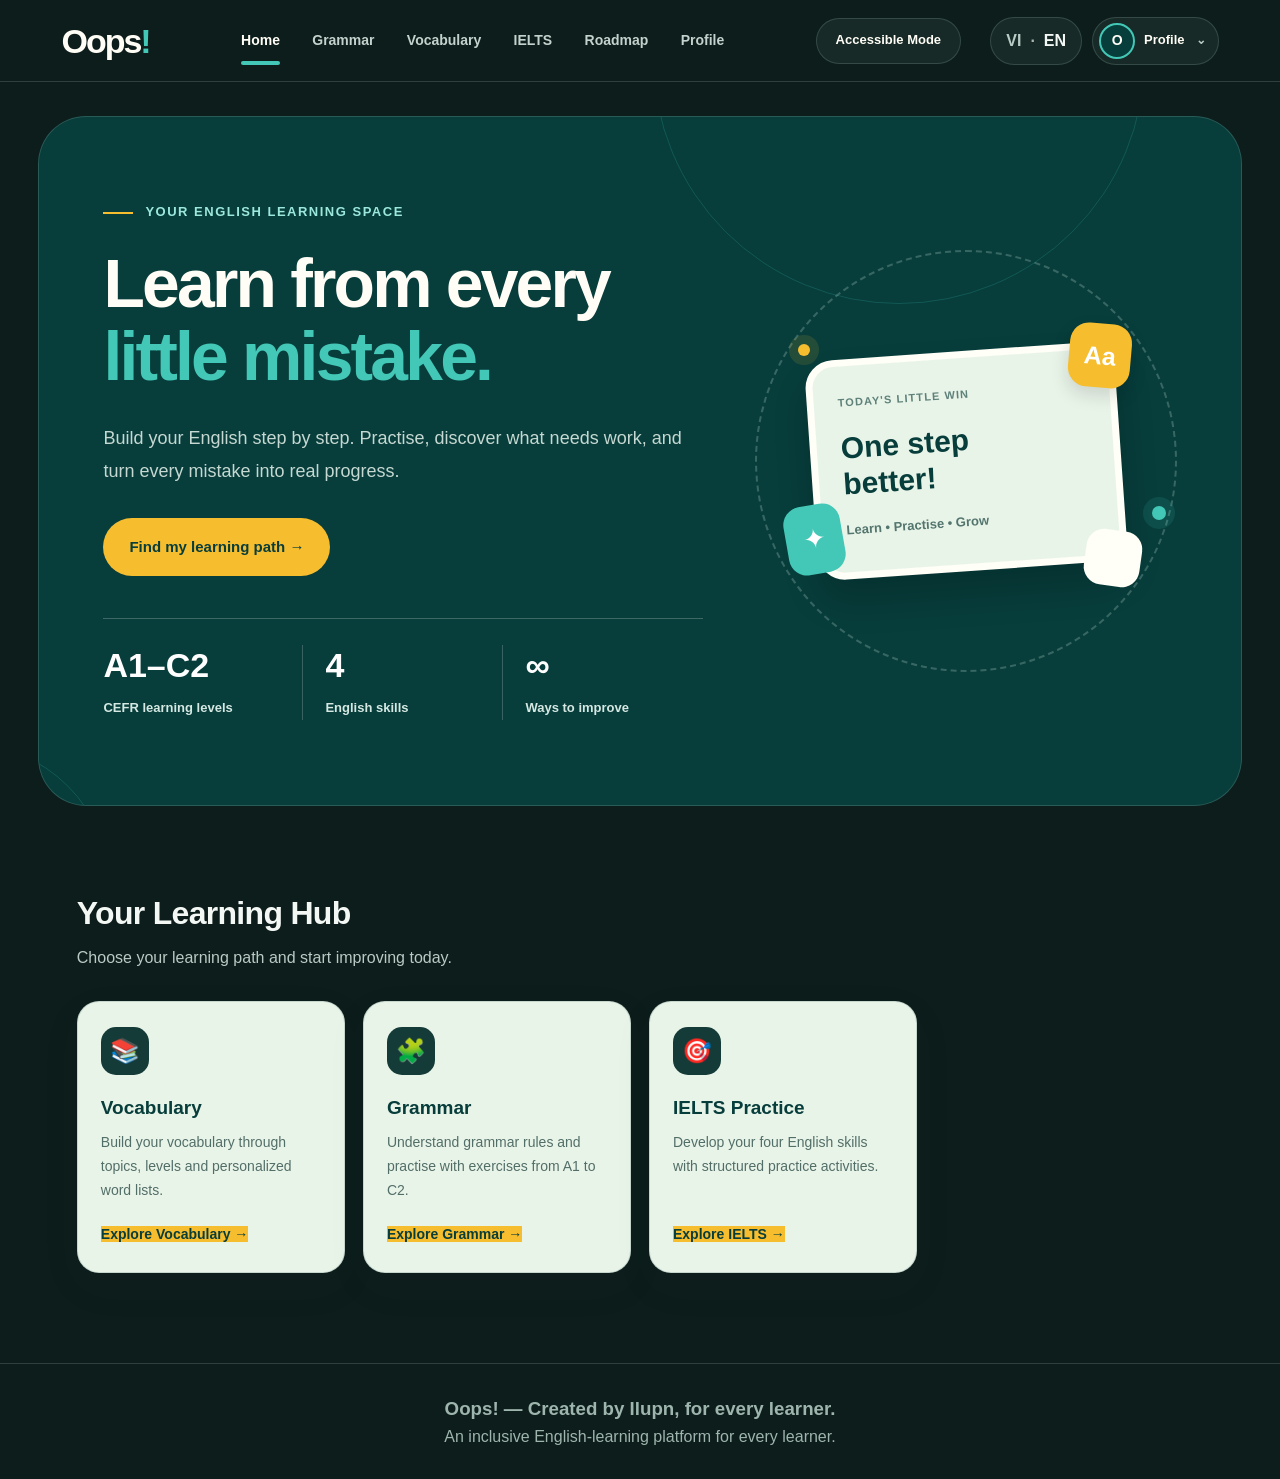
<file: index.html>
<!DOCTYPE html>
<html lang="en">
<head>
<meta charset="UTF-8">
<meta name="viewport" content="width=device-width, initial-scale=1.0">
<title>Oops! — Make mistakes. Make progress.</title>

<style>
:root {
  --primary: #39b9ad;
  --primary-dark: #0b3d3b;
  --bg: #f7f7f0;
  --text: #163d3b;
  --card: #fffef9;
  --muted: #71817e;
  --line: #dce7e1;
  --soft: #eaf4ef;
  --header: rgba(247,247,240,.96);
  --shadow: 0 12px 35px rgba(15,55,51,.07);
}
* { box-sizing: border-box; margin: 0; padding: 0; }
html { scroll-behavior: smooth; }
body {
  font-family: Arial, sans-serif;
  background: var(--bg);
  color: var(--text);
  line-height: 1.6;
  transition: background .2s ease, color .2s ease;
}
body.dark-mode {
  --bg: #111d1b;
  --text: #e6f0ec;
  --card: #1d2c29;
  --muted: #a9bbb5;
  --line: #30443f;
  --soft: #243b36;
  --header: rgba(17,29,27,.97);
  --shadow: 0 12px 35px rgba(0,0,0,.18);
  --primary-dark: #0b3d3b;
}
a { color: inherit; }
.site-header {
  min-height: 82px;
  display: grid;
  grid-template-columns: auto minmax(0,1fr) auto;
  align-items: center;
  gap: 28px;
  padding: 12px clamp(20px,4.5vw,76px);
  background: var(--header);
  position: sticky;
  top: 0;
  z-index: 100;
  border-bottom: 1px solid var(--line);
  backdrop-filter: blur(14px);
}
.logo {
  font-size: 31px;
  line-height: 1;
  font-weight: 900;
  color: var(--primary-dark);
  text-decoration: none;
  letter-spacing: -1.7px;
  white-space: nowrap;
}
.dark-mode .logo { color: #e5f5ef; }
.logo span { color: var(--primary); }
.main-nav {
  display: flex;
  align-items: center;
  justify-content: center;
  gap: clamp(2px, .55vw, 10px);
  min-width: 0;
}
.nav-link {
  position: relative;
  text-decoration: none;
  color: var(--muted);
  font-size: 14px;
  font-weight: 700;
  padding: 13px 11px;
  white-space: nowrap;
  transition: color .2s ease;
}
.nav-link::after {
  content: "";
  position: absolute;
  height: 3px;
  left: 12px;
  right: 12px;
  bottom: 3px;
  border-radius: 4px;
  background: var(--primary);
  transform: scaleX(0);
  transform-origin: center;
  transition: transform .2s ease;
}
.nav-link:hover, .nav-link.active { color: var(--text); }
.nav-link:hover::after, .nav-link.active::after { transform: scaleX(1); }
.header-tools {
  display: flex;
  align-items: center;
  justify-content: flex-end;
  gap: 10px;
}
.tool-button, .account-trigger {
  min-height: 44px;
  border: 1px solid var(--line);
  background: var(--card);
  color: var(--text);
  border-radius: 999px;
  display: inline-flex;
  align-items: center;
  justify-content: center;
  cursor: pointer;
  font: inherit;
  font-weight: 700;
  transition: border-color .2s, background .2s, transform .2s;
}
.tool-button:hover, .account-trigger:hover { border-color: var(--primary); transform: translateY(-1px); }
.theme-button { width: 48px; font-size: 21px; }
.language-button { padding: 0 15px; gap: 9px; min-width: 84px; }
.language-button .lang-option { color: var(--muted); }
.language-button .lang-option.active { color: var(--text); }
.language-button .separator { color: #aab7b1; }
.accessible-button {
  padding: 0 17px;
  min-width: 145px;
  margin-right: clamp(5px,1.5vw,24px);
  font-size: 13px;
}
.account-wrap { position: relative; }
.account-trigger { padding: 4px 12px 4px 5px; gap: 9px; min-width: 58px; }
.avatar {
  width: 34px; height: 34px; border-radius: 50%;
  display: grid; place-items: center;
  color: #fff; background: var(--primary-dark);
  border: 2px solid var(--primary);
  font-size: 14px; font-weight: 800;
}
.account-name { max-width: 105px; overflow: hidden; text-overflow: ellipsis; white-space: nowrap; font-size: 13px; }
.account-chevron { color: var(--muted); font-size: 12px; margin-left: 2px; }
.account-menu {
  display: none;
  position: absolute;
  top: calc(100% + 12px);
  right: 0;
  width: 220px;
  padding: 10px;
  border: 1px solid var(--line);
  border-radius: 17px;
  background: var(--card);
  box-shadow: var(--shadow);
  z-index: 120;
}
.account-menu.open { display: block; }
.account-menu a {
  display: block; padding: 11px 12px; border-radius: 10px;
  text-decoration: none; color: var(--text); font-size: 14px; font-weight: 700;
}
.account-menu a:hover { background: var(--soft); }
.account-menu .menu-caption {
  padding: 8px 12px 10px; color: var(--muted); font-size: 11px;
  font-weight: 800; letter-spacing: 1px; text-transform: uppercase;
}
button, .btn {
  border: none; border-radius: 12px; padding: 11px 17px;
  cursor: pointer; font-weight: 700;
}
.primary { background: var(--primary-dark); color: white; }
.secondary { background: var(--soft); color: var(--text); }
.hero {
  padding: 85px 8%;
  background: var(--primary-dark);
  color: #fff;
  display: grid;
  grid-template-columns: 1.4fr 1fr;
  gap: 35px;
  align-items: center;
  margin: 28px auto 0;
  width: min(94%, 1660px);
  border-radius: 42px;
  overflow: hidden;
}
.hero h1 { font-size: clamp(38px,5vw,62px); line-height: 1.12; margin: 15px 0; letter-spacing: -1.5px; }
.hero h1 span { color: #43c7b6; }
.hero p { color: #d5e8e2; max-width: 530px; margin-bottom: 25px; }
.hero-art {
  background: #eaf4e9; color: var(--primary-dark);
  border-radius: 28px; padding: 35px; text-align: center;
  box-shadow: 0 15px 40px rgba(0,0,0,.12);
}
.hero-art strong { display: block; font-size: 65px; color: var(--primary-dark); }
section { padding: 65px 8%; }
.section-heading { margin-bottom: 28px; }
.section-heading h2 { font-size: 30px; }
.section-heading p { color: var(--muted); }
.grid { display: grid; grid-template-columns: repeat(2,1fr); gap: 20px; }
.card {
  background: var(--card); padding: 25px; border-radius: 20px;
  border: 1px solid var(--line); box-shadow: var(--shadow); transition: .2s;
}
.card:hover { transform: translateY(-4px); }
.card .symbol { font-size: 30px; margin-bottom: 12px; }
.card h3 { margin-bottom: 8px; }
.card p { color: var(--muted); font-size: 14px; margin-bottom: 18px; }
.card a { color: var(--primary-dark); text-decoration: none; font-weight: 700; }
.dark-mode .card a { color: #62d7c8; }
.stats { display: grid; grid-template-columns: repeat(3,1fr); gap: 15px; margin-top: 25px; }
.stat { background: var(--card); padding: 20px; border-radius: 16px; }
.stat strong { font-size: 25px; color: var(--primary); display: block; }
.quests { background: var(--soft); }
footer { padding: 30px 8%; text-align: center; color: var(--muted); }
body.accessible {
  --bg: #000; --text: #fff; --card: #111; --muted: #eee;
  --primary: #ffeb3b; --primary-dark: #000; --line: #fff; --soft: #181818;
  --header: #000;
}
body.accessible .logo, body.accessible .nav-link,
body.accessible .card a { color: #ffeb3b; }
body.accessible .hero { background: #111; border: 2px solid #ffeb3b; }
body.accessible .hero-art, body.accessible .stat { background: #111; color: #fff; }
body.accessible .hero-art strong { color: #ffeb3b; }
body.accessible .card, body.accessible .account-menu { border: 2px solid #ffeb3b; }
body.large-text { font-size: 120%; }
a:focus-visible, button:focus-visible { outline: 3px solid #ff9800; outline-offset: 4px; }

/* Vocabulary Learn styles retained */
#learnProgress { width: min(780px,92%); margin: 28px auto 16px; color: var(--primary); font-size: 15px; font-weight: 700; }
#learnQuestionArea { width: min(780px,92%); margin: 0 auto; }
#learnQuestionArea .quiz-box { width: 100%; padding: 36px; background: var(--card); border: 1px solid var(--line); border-radius: 22px; box-shadow: var(--shadow); }
#learnQuestionArea .phonetic { margin-bottom: 22px; color: var(--primary); font-size: 14px; font-weight: 800; letter-spacing: .7px; }
#learnQuestionArea h2 { margin-bottom: 26px; color: var(--text); font-size: 26px; line-height: 1.4; }
#learnQuestionArea button { display: block; width: 100%; min-height: 58px; margin: 12px 0; padding: 15px 20px; border: 1px solid var(--line); border-radius: 13px; background: var(--soft); color: var(--text); font-size: 17px; text-align: left; transition: .2s ease; }
#learnQuestionArea button:hover { border-color: var(--primary); }
#learnQuestionArea button.selected { background: var(--soft); border: 2px solid var(--primary); font-weight: 700; }
#learnQuestionArea button:focus-visible { outline: 3px solid #ff9800; outline-offset: 3px; }
#learnFeedback { width: min(780px,92%); margin: 16px auto; line-height: 1.7; }
.learn-controls { width: min(780px,92%); margin: 20px auto 45px; display: flex; justify-content: flex-end; gap: 12px; }
.learn-controls button { min-height: 48px; padding: 12px 24px; border-radius: 12px; background: var(--primary-dark); color: white; }
@media(max-width:1100px) {
  .site-header { grid-template-columns: auto 1fr; gap: 12px; }
  .main-nav { grid-column: 1 / -1; grid-row: 2; justify-content: flex-start; overflow-x: auto; padding-bottom: 4px; }
  .header-tools { grid-column: 2; grid-row: 1; }
  .accessible-button { margin-right: 0; }
}
@media(max-width:800px) {
  .hero { grid-template-columns: 1fr; padding: 55px 7%; border-radius: 28px; }
  .grid, .stats { grid-template-columns: 1fr; }
  section { padding: 45px 7%; }
}
@media(max-width:560px) {
  .site-header { padding: 12px 16px; }
  .logo { font-size: 27px; }
  .header-tools { gap: 6px; }
  .accessible-button { min-width: 0; padding: 0 10px; font-size: 11px; }
  .theme-button { width: 40px; min-height: 40px; }
  .language-button { min-width: 72px; padding: 0 9px; min-height: 40px; gap: 6px; font-size: 12px; }
  .account-trigger { min-height: 40px; padding-right: 8px; }
  .account-name { display: none; }
  .nav-link { padding: 10px 9px; font-size: 13px; }
  #learnQuestionArea .quiz-box { padding: 24px 18px; }
  #learnQuestionArea h2 { font-size: 22px; }
  #learnQuestionArea button { font-size: 15px; }
  .learn-controls { justify-content: stretch; }
  .learn-controls button { flex: 1; }
}

/* ===== HOME VISUAL REFINEMENT ===== */
:root {
  --primary: #39b9ad;
  --primary-dark: #073d3b;
  --bg: #f7f7f1;
  --text: #123d3b;
  --card: #fffef9;
  --muted: #71817d;
  --line: #dce6df;
  --soft: #eaf3ee;
  --header: rgba(247,247,241,.97);
  --gold: #f6bd2f;
  --shadow: 0 14px 38px rgba(7,61,59,.07);
}
body { background:var(--bg); color:var(--text); }
body.dark-mode {
  color-scheme:dark;
  --bg:#101b1a;
  --text:#eaf4f0;
  --card:#192725;
  --muted:#afc0ba;
  --line:#304541;
  --soft:#223733;
  --header:rgba(16,27,26,.97);
  --shadow:0 14px 38px rgba(0,0,0,.24);
}
.site-header { min-height:82px; padding:12px clamp(22px,4.8vw,86px); gap:22px; }
.logo { color:var(--primary-dark); font-size:34px; letter-spacing:-2px; }
.logo span { color:var(--primary); }
.dark-mode .logo { color:#f3f7f3; }
.main-nav { justify-content:center; gap:clamp(1px,.65vw,12px); }
.nav-link { padding:15px 12px; font-size:14px; }
.nav-link:hover,.nav-link.active { color:var(--primary-dark); }
.dark-mode .nav-link:hover,.dark-mode .nav-link.active { color:#f2f8f5; }
.nav-link::after { bottom:2px; height:4px; }
.header-tools { gap:10px; }
.tool-button,.account-trigger { background:var(--card); border-color:var(--line); color:var(--text); }
.accessible-button { border-radius:999px; min-height:46px; padding:0 19px; }
.theme-button { width:48px; min-height:48px; font-size:22px; }
.language-button { min-height:48px; }
.account-trigger { min-height:48px; padding:5px 12px 5px 6px; }
.avatar { width:36px;height:36px;background:var(--primary-dark);border-color:var(--primary); }
.hero {
  width:min(94%,1660px); min-height:690px; margin:34px auto 0;
  padding:76px clamp(42px,5vw,88px); grid-template-columns:minmax(0,1.18fr) minmax(340px,.82fr);
  gap:44px; border-radius:48px; background:#073d3b; color:#fff; position:relative;
}
.hero::before,.hero::after { content:"";position:absolute;border:1px solid rgba(57,185,173,.22);border-radius:50%;pointer-events:none; }
.hero::before { width:490px;height:490px;right:8%;top:-305px; }
.hero::after { width:290px;height:290px;left:-220px;bottom:-230px; }
.hero-copy,.hero-visual { position:relative;z-index:1; }
.hero-eyebrow { display:flex;align-items:center;gap:12px;color:#9ce8dc;font-size:13px;font-weight:800;letter-spacing:1.5px;margin-bottom:24px; }
.hero-eyebrow::before { content:"";width:30px;height:2px;background:var(--gold); }
.hero h1 { max-width:720px;font-size:clamp(48px,5.3vw,78px);line-height:1.08;letter-spacing:-2.8px;margin:0 0 28px;font-weight:850; }
.hero h1 span { color:#43c7b6; }
.hero .hero-description { max-width:600px;color:#e0efeb;font-size:18px;line-height:1.85;margin:0 0 30px; }
.hero-actions { display:flex;flex-wrap:wrap;gap:14px;margin-bottom:42px; }
.hero-actions .btn { display:inline-flex;align-items:center;justify-content:center;min-height:58px;padding:0 26px;border-radius:999px;text-decoration:none;font-size:15px; }
.hero-actions .primary { background:var(--gold);color:#123d3b; }
.hero-actions .primary:hover { background:#ffd15a; }
.hero-actions .hero-secondary { background:rgba(255,255,255,.06);border:1px solid rgba(255,255,255,.35);color:#fff; }
.hero-stats { display:grid;grid-template-columns:repeat(3,minmax(0,1fr));max-width:600px;border-top:1px solid rgba(255,255,255,.22);padding-top:26px; }
.hero-stat { padding:0 22px;border-right:1px solid rgba(255,255,255,.2); }
.hero-stat:first-child { padding-left:0; }
.hero-stat:last-child { border:0; }
.hero-stat strong { display:block;font-size:34px;line-height:1.2;color:#fff;margin-bottom:8px; }
.hero-stat span { color:#d5e8e2;font-size:13px;font-weight:700; }
.hero-visual { min-height:390px;display:grid;place-items:center; }
.orbit { width:min(100%,440px);aspect-ratio:1;border:2px dashed rgba(210,239,229,.24);border-radius:50%;display:grid;place-items:center;position:relative; }
.orbit::before { content:"";position:absolute;width:12px;height:12px;background:var(--gold);border-radius:50%;top:22%;left:10%;box-shadow:0 0 0 9px rgba(246,189,47,.12); }
.orbit::after { content:"";position:absolute;width:14px;height:14px;background:#43c7b6;border-radius:50%;right:2%;bottom:36%;box-shadow:0 0 0 9px rgba(67,199,182,.13); }
.learning-note { width:min(76%,310px);min-height:220px;background:#e9f4e9;border:7px solid #fffef7;border-radius:28px;padding:28px 24px;color:#073d3b;box-shadow:0 22px 35px rgba(0,0,0,.18);transform:rotate(-4deg);position:relative;z-index:1; }
.learning-note small { display:block;font-size:11px;font-weight:900;letter-spacing:1.1px;color:#5e8179;margin-bottom:18px; }
.learning-note strong { display:block;font-size:30px;line-height:1.2;margin-bottom:14px; }
.learning-note span { font-size:13px;font-weight:700;color:#53756e; }
.note-tag { position:absolute;right:-24px;top:-25px;background:var(--gold);color:white;border-radius:19px;padding:12px 15px;font-size:25px;font-weight:800;transform:rotate(9deg);box-shadow:0 8px 18px #0002; }
.note-spark { position:absolute;left:7%;bottom:23%;background:#43c7b6;color:white;border-radius:18px;padding:13px 17px;font-size:27px;transform:rotate(-10deg);z-index:2; }
.note-pencil { position:absolute;right:8%;bottom:20%;background:#fffef7;color:#fffef7;border-radius:18px;width:56px;height:56px;transform:rotate(8deg);z-index:2; }
section#learning { max-width:1500px;margin:0 auto;padding:82px 6% 90px; }
.section-heading { margin-bottom:30px; }
.section-heading h2 { font-size:32px;letter-spacing:-.7px;color:var(--text); }
.section-heading p { margin-top:6px;color:var(--muted);font-size:16px; }
.grid { grid-template-columns:repeat(4,minmax(0,1fr));gap:18px; }
.card { border-radius:22px;padding:25px 23px;background:var(--card);border-color:var(--line);box-shadow:var(--shadow); }
.card:hover { transform:translateY(-3px);border-color:rgba(57,185,173,.65); }
.card .symbol { width:48px;height:48px;display:grid;place-items:center;border-radius:15px;background:var(--soft);font-size:24px;margin-bottom:18px; }
.card h3 { font-size:19px;color:var(--text); }
.card p { color:var(--muted);font-size:14px;line-height:1.7;min-height:72px; }
.card a { color:#087d73;font-size:14px; }
.dark-mode .card a { color:#62d7c8; }
.dark-mode .hero { background:#073d3b;color:#fff; }
.dark-mode .hero .hero-description { color:#e0efeb; }
.dark-mode .learning-note { background:#e9f4e9;color:#073d3b; }
.dark-mode .hero-stat strong { color:#fff; }
.dark-mode .hero-stat span { color:#d5e8e2; }
.dark-mode .section-heading h2,.dark-mode .card h3 { color:var(--text); }
footer { border-top:1px solid var(--line); }
body.accessible { color-scheme:dark; }
body.accessible .site-header,body.accessible .card,body.accessible .account-menu,body.accessible .tool-button { background:#000;color:#fff;border-color:#ffeb3b; }
body.accessible .hero { background:#000;border:2px solid #ffeb3b; }
body.accessible .hero h1 span,body.accessible .nav-link.active,body.accessible .nav-link:hover,body.accessible .card a { color:#ffeb3b; }
body.accessible .hero .hero-description,body.accessible .hero-stat span { color:#fff; }
body.accessible .learning-note { background:#111;color:#fff;border-color:#ffeb3b; }
body.accessible .learning-note small,body.accessible .learning-note span { color:#fff; }
body.accessible .hero-actions .primary { background:#ffeb3b;color:#000; }
@media(max-width:1200px) {
 .site-header { grid-template-columns:auto 1fr; }
 .main-nav { grid-column:1/-1;grid-row:2;justify-content:flex-start;overflow-x:auto; }
 .header-tools { grid-column:2;grid-row:1; }
 .hero { min-height:620px; }
 .grid { grid-template-columns:repeat(2,minmax(0,1fr)); }
}
@media(max-width:800px) {
 .hero { grid-template-columns:1fr;padding:55px 7%;border-radius:30px; }
 .hero-visual { min-height:320px; }
 .orbit { max-width:330px; }
 .learning-note { min-height:190px; }
 .learning-note strong { font-size:25px; }
 section#learning { padding:55px 7%; }
}
@media(max-width:560px) {
 .site-header { padding:12px 15px; }
 .header-tools { gap:5px; }
 .accessible-button { min-width:0;padding:0 9px;font-size:10px; }
 .account-name { display:none; }
 .hero { width:94%;padding:42px 23px;margin-top:18px; }
 .hero h1 { font-size:44px;letter-spacing:-1.7px; }
 .hero .hero-description { font-size:15px; }
 .hero-actions .btn { min-height:51px;padding:0 18px;font-size:13px; }
 .hero-stats { gap:0; }
 .hero-stat { padding:0 10px; }
 .hero-stat strong { font-size:25px; }
 .hero-stat span { font-size:10px; }
 .grid { grid-template-columns:1fr; }
}

</style>

  <link rel="stylesheet" href="theme-fix.css?v=20261129">
</head>
<body>
<header class="site-header">
  <a class="logo" href="index.html" aria-label="Oops! Home">Oops<span>!</span></a>

  <nav class="main-nav" aria-label="Main navigation">
    <a class="nav-link active" href="index.html" data-en="Home" data-vi="Trang chủ">Home</a>
    <a class="nav-link" href="grammar.html" data-en="Grammar" data-vi="Ngữ pháp">Grammar</a>
    <a class="nav-link" href="vocabulary.html" data-en="Vocabulary" data-vi="Từ vựng">Vocabulary</a>
    <a class="nav-link" href="ielts.html" data-en="IELTS" data-vi="IELTS">IELTS</a>
    <a class="nav-link" href="roadmap.html" data-en="Roadmap" data-vi="Lộ trình">Roadmap</a>
    <a class="nav-link" href="profile.html" data-en="Profile" data-vi="Hồ sơ">Profile</a>
  </nav>

  <div class="header-tools">
    <button class="tool-button accessible-button" id="modeBtn" type="button" aria-pressed="false" data-en="Accessible Mode" data-vi="Chế độ tiếp cận">Accessible Mode</button>
    <button class="tool-button language-button" id="langBtn" type="button" aria-label="Switch language">
      <span class="lang-option active" id="langVi">VI</span><span class="separator">·</span><span class="lang-option" id="langEn">EN</span>
    </button>
    <div class="account-wrap">
      <button class="account-trigger" id="accountBtn" type="button" aria-expanded="false" aria-haspopup="true">
        <span class="avatar" id="accountAvatar" aria-hidden="true">O</span>
        <span class="account-name" id="accountName">Profile</span>
        <span class="account-chevron" aria-hidden="true">⌄</span>
      </button>
      <div class="account-menu" id="accountMenu">
        <div class="menu-caption" data-en="Your account" data-vi="Tài khoản">Your account</div>
        <a href="profile.html" data-en="View profile →" data-vi="Xem hồ sơ →">View profile →</a>
      </div>
    </div>
  </div>
</header>

<main>
<section class="hero" id="home">
  <div class="hero-copy">
    <div class="hero-eyebrow" data-en="YOUR ENGLISH LEARNING SPACE" data-vi="KHÔNG GIAN HỌC TIẾNG ANH CỦA BẠN">YOUR ENGLISH LEARNING SPACE</div>
    <h1 data-en="Learn from every<br><span>little mistake.</span>" data-vi="Học từ mỗi<br><span>lỗi sai nhỏ.</span>">Learn from every<br><span>little mistake.</span></h1>
    <p class="hero-description" data-en="Build your English step by step. Practise, discover what needs work, and turn every mistake into real progress." data-vi="Cải thiện tiếng Anh từng bước. Luyện tập, nhận ra điểm cần cải thiện và biến mỗi lỗi sai thành tiến bộ thực sự.">Build your English step by step. Practise, discover what needs work, and turn every mistake into real progress.</p>
    <div class="hero-actions">
      <a class="btn primary" href="roadmap.html" data-en="Find my learning path →" data-vi="Tìm lộ trình học →">Find my learning path →</a>
    </div>
    <div class="hero-stats" aria-label="Oops! learning overview">
      <div class="hero-stat"><strong>A1–C2</strong><span data-en="CEFR learning levels" data-vi="Trình độ CEFR">CEFR learning levels</span></div>
      <div class="hero-stat"><strong>4</strong><span data-en="English skills" data-vi="Kỹ năng tiếng Anh">English skills</span></div>
      <div class="hero-stat"><strong>∞</strong><span data-en="Ways to improve" data-vi="Cách để tiến bộ">Ways to improve</span></div>
    </div>
  </div>
  <div class="hero-visual" aria-hidden="true">
    <div class="orbit">
      <div class="learning-note">
        <small data-en="TODAY'S LITTLE WIN" data-vi="TIẾN BỘ NHỎ HÔM NAY">TODAY'S LITTLE WIN</small>
        <strong data-en="One step<br>better!" data-vi="Tốt hơn<br>một bước!">One step<br>better!</strong>
        <span>Learn • Practise • Grow</span>
        <div class="note-tag">Aa</div>
      </div>
      <div class="note-spark">✦</div><div class="note-pencil"></div>
    </div>
  </div>
</section>

<section id="learning">
  <div class="section-heading">
    <h2 data-en="Your Learning Hub" data-vi="Không gian học tập">Your Learning Hub</h2>
    <p data-en="Choose your learning path and start improving today." data-vi="Chọn nội dung học và bắt đầu tiến bộ ngay hôm nay.">Choose your learning path and start improving today.</p>
  </div>
  <div class="grid">
    <article class="card">
      <div class="symbol">📚</div><h3 data-en="Vocabulary" data-vi="Từ vựng">Vocabulary</h3>
      <p data-en="Build your vocabulary through topics, levels and personalized word lists." data-vi="Mở rộng vốn từ theo chủ đề, trình độ và danh sách từ cá nhân.">Build your vocabulary through topics, levels and personalized word lists.</p>
      <a href="vocabulary.html" data-en="Explore Vocabulary →" data-vi="Khám phá Từ vựng →">Explore Vocabulary →</a>
    </article>
    <article class="card">
      <div class="symbol">🧩</div><h3 data-en="Grammar" data-vi="Ngữ pháp">Grammar</h3>
      <p data-en="Understand grammar rules and practise with exercises from A1 to C2." data-vi="Nắm vững ngữ pháp và luyện tập qua các bài học từ A1 đến C2.">Understand grammar rules and practise with exercises from A1 to C2.</p>
      <a href="grammar.html" data-en="Explore Grammar →" data-vi="Khám phá Ngữ pháp →">Explore Grammar →</a>
    </article>
    <article class="card">
      <div class="symbol">🎯</div><h3 data-en="IELTS Practice" data-vi="Luyện IELTS">IELTS Practice</h3>
      <p data-en="Develop your four English skills with structured practice activities." data-vi="Phát triển bốn kỹ năng tiếng Anh với các hoạt động luyện tập có hệ thống.">Develop your four English skills with structured practice activities.</p>
      <a href="ielts.html" data-en="Explore IELTS →" data-vi="Khám phá IELTS →">Explore IELTS →</a>
    </article>
  </div>
</section>
</main>

<footer>
  <h3>Oops! — Created by Ilupn, for every learner.</h3>
  <p>An inclusive English-learning platform for every learner.</p>
</footer>

<script>
/* Navigation controls: theme, language and account menu */
(() => {
  const body = document.body;
  const themeBtn = document.getElementById('themeBtn');
  const langBtn = document.getElementById('langBtn');
  const accountBtn = document.getElementById('accountBtn');
  const accountMenu = document.getElementById('accountMenu');

  function applyLanguage(language) {
    document.documentElement.lang = language;
    document.querySelectorAll('[data-en][data-vi]').forEach(element => {
      const value = element.dataset[language];
      if (value !== undefined) element.innerHTML = value;
    });
    document.getElementById('langVi').classList.toggle('active', language === 'vi');
    document.getElementById('langEn').classList.toggle('active', language === 'en');
    localStorage.setItem('oopsLanguage', language);
  }

  const savedLanguage = localStorage.getItem('oopsLanguage') || 'en';
  applyLanguage(savedLanguage);
  langBtn.addEventListener('click', () => {
    const current = localStorage.getItem('oopsLanguage') || 'en';
    applyLanguage(current === 'en' ? 'vi' : 'en');
  });

  // Use a real saved profile name when available; never show a fabricated username.
  const storedName = localStorage.getItem('oopsProfileName') ||
                     localStorage.getItem('profileName') ||
                     localStorage.getItem('userName');
  const accountName = document.getElementById('accountName');
  const accountAvatar = document.getElementById('accountAvatar');
  if (storedName && storedName.trim()) {
    accountName.textContent = storedName.trim();
    accountAvatar.textContent = storedName.trim().charAt(0).toUpperCase();
  } else {
    accountName.textContent = 'Profile';
    accountAvatar.textContent = 'O';
  }

  accountBtn.addEventListener('click', () => {
    const isOpen = accountMenu.classList.toggle('open');
    accountBtn.setAttribute('aria-expanded', String(isOpen));
  });
  document.addEventListener('click', event => {
    if (!event.target.closest('.account-wrap')) {
      accountMenu.classList.remove('open');
      accountBtn.setAttribute('aria-expanded', 'false');
    }
  });
  document.addEventListener('keydown', event => {
    if (event.key === 'Escape') {
      accountMenu.classList.remove('open');
      accountBtn.setAttribute('aria-expanded', 'false');
      accountBtn.focus();
    }
  });
})();
</script>

<script src="accessibility.js"></script>
</body>
</html>
</file>
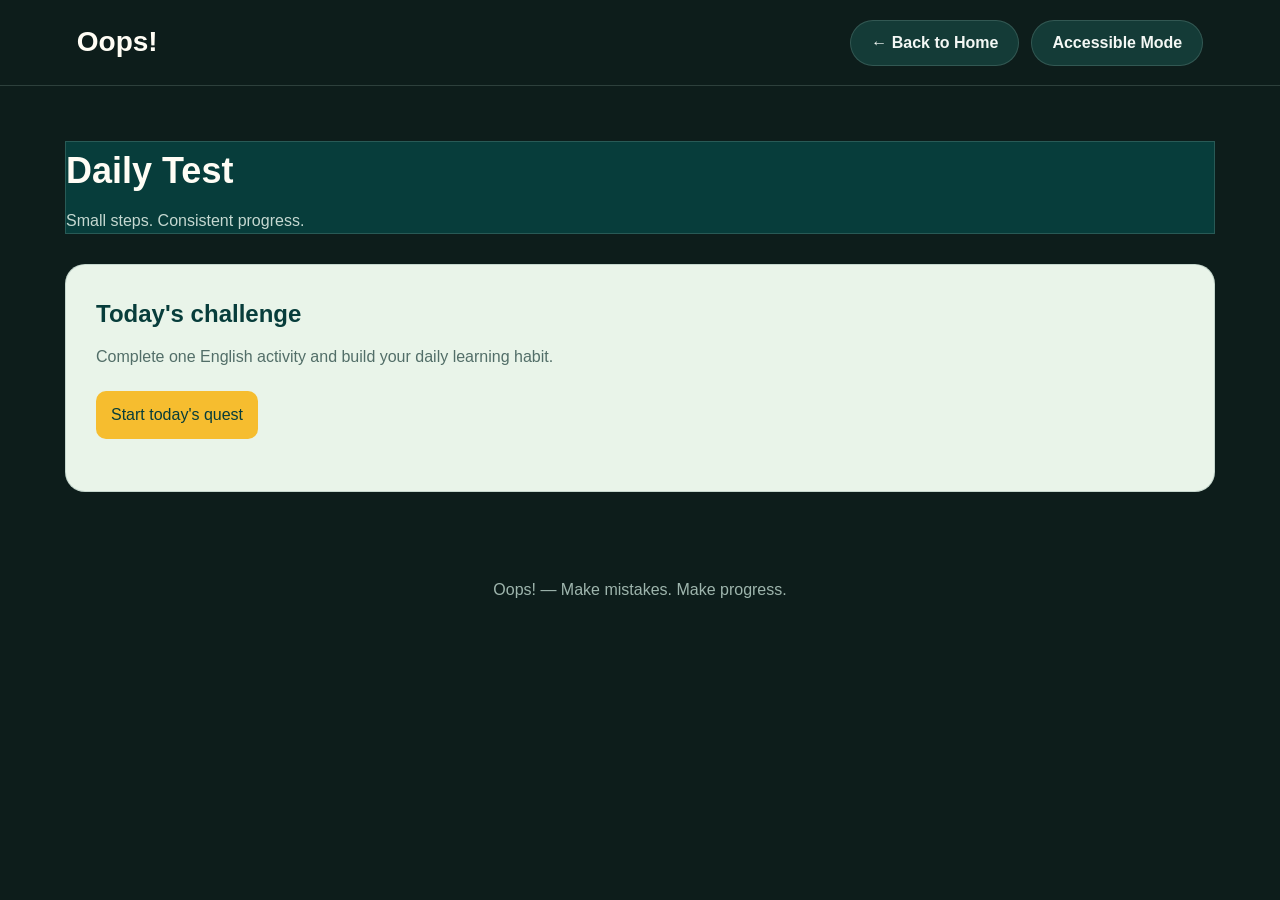
<file: daily-quests.html>
<!DOCTYPE html>
<html lang="en">
<head>
<meta charset="UTF-8">
<meta name="viewport" content="width=device-width, initial-scale=1.0">
<title>Daily Test | Oops!</title>
<style>
:root {
  --primary:#6957e8;
  --bg:#f7f7fc;
  --text:#24243a;
  --card:#fff;
  --muted:#77778d;
}
*{box-sizing:border-box;margin:0;padding:0}
body{font-family:Arial,sans-serif;background:var(--bg);color:var(--text);line-height:1.6}
.site-header {
  height: 86px;
  display: flex;
  justify-content: space-between;
  align-items: center;
  padding: 0 6%;
  background: var(--card);
  position: sticky;
  top: 0;
  z-index: 100;
  border-bottom: 1px solid #eceaf5;
}

.logo {
  font-size: 28px;
  font-weight: 800;
  color: var(--primary);
  text-decoration: none;
}

.header-actions {
  display: flex;
  align-items: center;
  gap: 14px;
}

.back-home {
  text-decoration: none;
  color: var(--text);
  background: #f1edff;
  padding: 11px 17px;
  border-radius: 10px;
  font-weight: 700;
}

button {
  border: 0;
  border-radius: 10px;
  padding: 11px 15px;
  cursor: pointer;
  font-weight: 700;
  font: inherit;
}

.mode-button {
  background: #f1edff;
  color: var(--primary);
  white-space: nowrap;
}
main{max-width:1200px;margin:auto;padding:55px 25px}
.hero{margin-bottom:30px}
h1{font-size:36px;margin-bottom:8px}
p{color:var(--muted)}
.card{background:var(--card);padding:30px;border-radius:20px;border:1px solid #eeeaf5}
.card h2{margin-bottom:10px}
.card p{margin-bottom:22px}
.primary{background:var(--primary);color:white}
#questMessage{margin-top:18px;font-weight:600}
footer{text-align:center;padding:30px;color:var(--muted)}
body.accessible{--bg:#000;--text:#fff;--card:#111;--muted:#eee;--primary:#ffeb3b}
body.accessible .card{border:2px solid white}
body.accessible .secondary{background:#333;color:#ffeb3b}
body.accessible .primary{color:#000}
:focus-visible{outline:3px solid #ff9800;outline-offset:4px}
@media(max-width:650px) {
  .site-header {
    height: auto;
    min-height: 76px;
    padding: 14px 5%;
  }

  .header-actions {
    flex-wrap: wrap;
    gap: 8px;
  }
}
</style>

  <link rel="stylesheet" href="theme-fix.css?v=20261129">
</head>
<body>
<header class="site-header">
  <a class="logo" href="index.html">Oops!</a>

  <div class="header-actions">
    <a class="back-home" href="index.html">
      ← Back to Home
    </a>

    <button
      class= mode-button"mode-button"
      id="modeBtn"
      type="button"
      aria-pressed="false"
    >
      Accessible Mode
    </button>
  </div>
</header>

<main>
  <section class="hero">
    <h1>Daily Test</h1>
    <p>Small steps. Consistent progress.</p>
  </section>

  <section class="card">
    <h2>Today's challenge</h2>
    <p>Complete one English activity and build your daily learning habit.</p>
    <button class="primary" id="questBtn" type="button">Start today's quest</button>
    <p id="questMessage" aria-live="polite"></p>
  </section>
</main>

<footer>Oops! — Make mistakes. Make progress.</footer>

<script src="tracker.js"></script>
<script src="accessibility.js"></script>
<script src="settings.js"></script>
<script>
document.getElementById("questBtn").addEventListener("click",()=>{
  if(window.OopsTracker){
    window.OopsTracker.recordStudyDay();
  }
  document.getElementById("questMessage").textContent=
    "Great work! Today's learning activity has been recorded.";
});
</script>
</body>
</html>
</file>
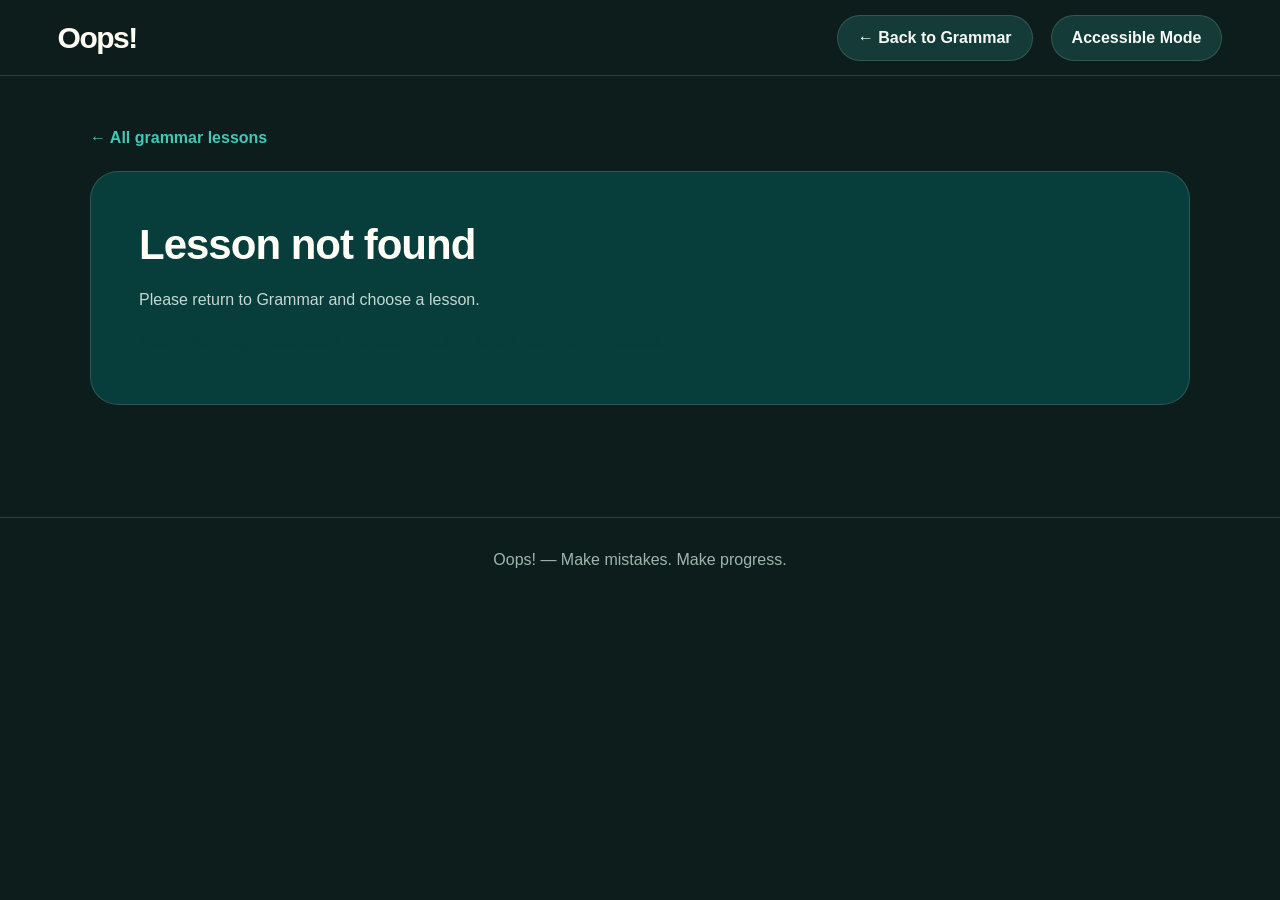
<file: grammar-lesson.html>
<!DOCTYPE html>
<html lang="en">
<head>
<meta charset="UTF-8"><meta name="viewport" content="width=device-width, initial-scale=1.0">
<title>Grammar Lesson | Oops!</title>
<style>
:root{--primary:#39b9ad;--primary-dark:#073d3b;--bg:#f7f7f1;--text:#123d3b;--card:#fffef9;--muted:#71817d;--line:#dce6df;--soft:#eaf3ee;--gold:#f6bd2f;--shadow:0 12px 35px rgba(7,61,59,.06)}
*{box-sizing:border-box;margin:0;padding:0}
html{scroll-behavior:smooth;scroll-padding-top:100px}
body{font-family:"Be Vietnam Pro","Segoe UI",Arial,sans-serif;background:var(--bg);color:var(--text);line-height:1.7;overflow-x:hidden;-webkit-font-smoothing:antialiased}
h1,h2,h3,.logo{font-family:"Lexend","Be Vietnam Pro","Segoe UI",sans-serif}
header{min-height:76px;padding:12px clamp(20px,4.5vw,76px);display:grid;grid-template-columns:1fr auto 1fr;align-items:center;gap:20px;position:sticky;top:0;z-index:100;background:rgba(247,247,241,.96);border-bottom:1px solid var(--line);box-shadow:0 5px 22px rgba(7,61,59,.04);backdrop-filter:blur(14px)}
.logo{justify-self:start;font-size:32px;font-weight:900;letter-spacing:-1.8px;color:var(--primary-dark);text-decoration:none}
header a:not(.logo){justify-self:center;color:var(--primary-dark);text-decoration:none;font-weight:700}
header button{justify-self:end;min-height:46px;padding:0 20px;border-radius:999px;font:inherit;font-weight:700}
button,select{font:inherit}button{cursor:pointer;border:none;transition:background .2s ease,color .2s ease,transform .2s ease,box-shadow .2s ease}
button:active{transform:translateY(1px)}
.primary{background:var(--primary-dark);color:white}.primary:hover{background:#0c5751;box-shadow:0 5px 14px rgba(7,61,59,.13)}
.secondary{background:#eaf3ee;color:var(--primary-dark)}
main{width:min(1100px,92%);margin:auto;padding:48px 0 70px}
.hero{padding:clamp(30px,5vw,48px);background:linear-gradient(120deg,#e7f2ec,#fff8e9);border:1px solid var(--line);border-radius:28px;margin-bottom:42px}
.hero h1{font-size:clamp(29px,4vw,42px);line-height:1.2;letter-spacing:-1px;margin-bottom:15px}
.hero p{color:var(--muted);margin-bottom:16px;font-size:16px}
.hero strong{color:var(--primary-dark)}
main>h2{font-size:27px;margin-bottom:8px}main>p{color:var(--muted)}
.filters{display:flex;gap:12px;flex-wrap:wrap;margin:22px 0 26px}
select{min-height:48px;min-width:190px;padding:0 15px;border:1px solid var(--line);border-radius:12px;background:var(--card);color:var(--text);cursor:pointer}
select:focus-visible,:focus-visible{outline:3px solid var(--gold);outline-offset:3px}
.lesson-grid{display:grid;grid-template-columns:repeat(2,minmax(0,1fr));gap:20px}
.lesson{min-width:0;background:var(--card);padding:25px;border-radius:22px;border:1px solid var(--line);box-shadow:var(--shadow);transition:transform .2s ease,box-shadow .2s ease}
.lesson:hover{transform:translateY(-3px);box-shadow:0 16px 35px rgba(7,61,59,.09)}
.level{color:#087d73;font-size:13px;font-weight:800}
.lesson h3{font-size:19px;margin:8px 0 13px}
.lesson-link{display:inline-flex;align-items:center;gap:8px;color:var(--primary-dark);font-weight:800;text-decoration:none;margin-top:8px}
.lesson-link:hover{color:#159b8e}
.lesson-desc{color:var(--muted);font-size:14px}
footer{text-align:center;padding:28px 20px;color:var(--muted);border-top:1px solid var(--line)}
.content-card,.quiz{background:var(--card);padding:clamp(22px,4vw,32px);border:1px solid var(--line);border-radius:24px;box-shadow:var(--shadow);margin-top:24px}
.content-card h2,.quiz h2{font-size:25px;margin-bottom:12px}
.content-card h3{font-size:18px;margin:22px 0 8px}
.formula{background:var(--soft);color:var(--primary-dark);padding:16px;border-radius:12px;margin:12px 0;font-weight:800;overflow-wrap:anywhere}
.content-card p{margin:10px 0;overflow-wrap:anywhere}
.example-box,.mistake-box{padding:15px 18px;border-radius:12px;margin:12px 0}
.example-box{background:#edf6ef;border-left:4px solid var(--primary)}
.mistake-box{background:#fff4e5;border-left:4px solid var(--gold)}
.muted{color:var(--muted);font-size:14px}
.quiz h3{margin:22px 0;font-size:19px}
.option{display:block;width:100%;min-height:52px;text-align:left;margin:10px 0;padding:14px 18px;border-radius:12px;background:var(--soft);color:var(--text);border:1px solid var(--line)}
.option:hover{border-color:var(--primary);background:#e1f1e9}
#feedback{font-weight:700;margin-top:16px;line-height:1.7}
#next{margin-top:18px;min-height:48px;padding:0 22px;border-radius:12px}
body.accessible{--bg:#000;--text:#fff;--card:#111;--muted:#eee;--primary:#ffeb3b;--primary-dark:#000;--line:#ffeb3b;--soft:#181818;color-scheme:dark}
body.accessible header{background:#000;border-color:#ffeb3b}
body.accessible .logo,body.accessible header a:not(.logo){color:#ffeb3b}
body.accessible .hero,body.accessible .lesson,body.accessible .content-card,body.accessible .quiz{background:#111;border:2px solid #ffeb3b}
body.accessible .hero strong,body.accessible .level{color:#ffeb3b}
body.accessible .formula,body.accessible .option,body.accessible select{background:#181818;color:#fff;border:1px solid #ffeb3b}
body.accessible .primary,body.accessible .secondary{background:#ffeb3b;color:#000}
body.accessible .example-box,body.accessible .mistake-box{background:#181818;color:#fff;border:1px solid #ffeb3b}
body.large-text{font-size:120%}
@media(max-width:760px){header{grid-template-columns:1fr auto;gap:10px;padding:12px 18px}header a:not(.logo){grid-column:1/-1;grid-row:2;justify-self:start}header button{grid-column:2;grid-row:1;padding:0 13px;font-size:13px}main{width:92%;padding-top:28px}.lesson-grid{grid-template-columns:1fr}}
@media(max-width:480px){.hero{padding:25px 21px;border-radius:20px}.filters{flex-direction:column}select{width:100%}.lesson{padding:20px}}
@media(prefers-reduced-motion:reduce){html{scroll-behavior:auto}*,*::before,*::after{animation-duration:.01ms!important;transition-duration:.01ms!important}}

.back-link{display:inline-block;margin-bottom:20px;color:var(--primary-dark);font-weight:800;text-decoration:none}
</style>

  <link rel="stylesheet" href="theme-fix.css?v=20261129">
</head>
<body>
<header>
<a class="logo" href="index.html">Oops!</a>
<a class="back-home" href="grammar.html">← Back to Grammar</a>
<button class="secondary mode-button" id="modeBtn" type="button" aria-pressed="false">Accessible Mode</button>
</header>
<main>
<a class="back-link" href="grammar.html">← All grammar lessons</a>
<section class="hero">
<h1 id="lessonTitle">Grammar Lesson</h1>
<p id="lessonMeta"></p>
<strong>Learn the rule, understand the example and avoid common mistakes.</strong>
</section>
<section class="content-card" aria-labelledby="overviewTitle">
<h2 id="overviewTitle">Lesson overview</h2>
<h3>Grammar formula</h3>
<div class="formula" id="formula"></div>
<h3>Example</h3>
<div class="example-box" id="example"></div>
<h3>Common mistake</h3>
<div class="mistake-box" id="mistake"></div>
<h3>Explanation</h3>
<p id="explanation"></p>
</section>
<section class="quiz">
<h2>Grammar Challenge</h2>
<p>Answer the questions to practise grammar.</p>
<p class="muted">This is the existing general practice set from the Grammar page.</p>
<h3 id="question"></h3>
<div id="options"></div>
<p id="feedback" aria-live="polite"></p>
<button class="primary" id="next" type="button">Next question →</button>
</section>
</main>
<footer>Oops! — Make mistakes. Make progress.</footer>
<script src="tracker.js"></script>
<script>
const data = [{"id": "a1-present-simple", "level": "A1", "topic": "Tenses", "title": "Present Simple", "formula": "S + V(s/es)", "ex": "She goes to school every day.", "mistake": "She go to school every day.", "note": "Use the third-person singular form with he, she and it."}, {"id": "a1-present-continuous", "level": "A1", "topic": "Tenses", "title": "Present Continuous", "formula": "S + am/is/are + V-ing", "ex": "They are studying English now.", "mistake": "They studying English now.", "note": "Do not forget the correct form of the verb to be."}, {"id": "a1-articles-a-an", "level": "A1", "topic": "Nouns", "title": "Articles: A / An", "formula": "a + consonant sound | an + vowel sound", "ex": "I have an apple and a book.", "mistake": "She is an teacher.", "note": "Choose articles according to pronunciation, not simply spelling."}, {"id": "a2-past-simple", "level": "A2", "topic": "Tenses", "title": "Past Simple", "formula": "S + V2/ed", "ex": "We visited London last year.", "mistake": "We visit London yesterday.", "note": "Use the past form for completed actions in the past."}, {"id": "a2-countable-uncountable", "level": "A2", "topic": "Nouns", "title": "Countable and Uncountable Nouns", "formula": "many + countable | much + uncountable", "ex": "How much water do you need?", "mistake": "How many water do you need?", "note": "Water is uncountable in this context."}, {"id": "b1-present-perfect", "level": "B1", "topic": "Tenses", "title": "Present Perfect", "formula": "S + have/has + V3", "ex": "I have lived here for five years.", "mistake": "I live here since five years.", "note": "Use for and since correctly with the present perfect."}, {"id": "b1-relative-clauses", "level": "B1", "topic": "Clauses", "title": "Relative Clauses", "formula": "who / which / that / whose", "ex": "The girl who won the prize is my friend.", "mistake": "The girl which won the prize...", "note": "Use who for people and which for things."}, {"id": "b2-conditional-sentences", "level": "B2", "topic": "Clauses", "title": "Conditional Sentences", "formula": "If + past simple, would + V", "ex": "If I had more time, I would travel.", "mistake": "If I will have time, I would travel.", "note": "Do not normally use will in the if-clause of this conditional."}, {"id": "c1-inversion", "level": "C1", "topic": "Advanced", "title": "Inversion", "formula": "Negative adverbial + auxiliary + subject + verb", "ex": "Rarely have I seen such dedication.", "mistake": "Rarely I have seen such dedication.", "note": "Inversion is required after certain negative adverbials."}, {"id": "c2-cleft-sentences", "level": "C2", "topic": "Advanced", "title": "Cleft Sentences", "formula": "It is/was + focus + that/who...", "ex": "It was her determination that impressed us.", "mistake": "It her determination was that impressed us.", "note": "Use the cleft structure to emphasize a particular part of a sentence."}];
const questions = [{"q": "She _____ to school every morning.", "options": ["go", "goes", "going", "gone"], "answer": 1, "explain": "With she, use goes in the Present Simple."}, {"q": "I _____ English for three years.", "options": ["study", "studied", "have studied", "am study"], "answer": 2, "explain": "Use the Present Perfect with for to describe a period continuing to the present."}, {"q": "If I were rich, I _____ around the world.", "options": ["travel", "will travel", "would travel", "travelled"], "answer": 2, "explain": "The Second Conditional uses would + infinitive in the main clause."}, {"q": "The student _____ won the competition is my friend.", "options": ["which", "who", "where", "when"], "answer": 1, "explain": "Use who to refer to people."}];
const params = new URLSearchParams(window.location.search);
const lesson = data.find(item=>item.id===params.get("id"));
if(lesson){
 document.title=lesson.title+" | Grammar | Oops!";
 document.getElementById("lessonTitle").textContent=lesson.title;
 document.getElementById("lessonMeta").textContent=lesson.level+" · "+lesson.topic;
 document.getElementById("formula").textContent=lesson.formula;
 document.getElementById("example").textContent=lesson.ex;
 document.getElementById("mistake").textContent=lesson.mistake;
 document.getElementById("explanation").textContent=lesson.note;
}else{
 document.getElementById("lessonTitle").textContent="Lesson not found";
 document.getElementById("lessonMeta").textContent="Please return to Grammar and choose a lesson.";
 document.querySelector(".content-card").hidden=true;
 document.querySelector(".quiz").hidden=true;
}
let current=0,answered=false;
function showQuestion(){
 answered=false;
 document.getElementById("feedback").textContent="";
 const q=questions[current];
 document.getElementById("question").textContent=q.q;
 const box=document.getElementById("options");box.innerHTML="";
 q.options.forEach((option,index)=>{
  const button=document.createElement("button");button.type="button";button.className="option";
  button.textContent=String.fromCharCode(65+index)+". "+option;
  button.addEventListener("click",()=>{
   if(answered)return;answered=true;
   if(window.OopsTracker)window.OopsTracker.recordStudyDay();
   document.getElementById("feedback").textContent=(index===q.answer?"Correct! ":"Not quite. ")+q.explain;
  });
  box.append(button);
 });
}
document.getElementById("next").addEventListener("click",()=>{current=(current+1)%questions.length;showQuestion();});
if(lesson)showQuestion();
</script>
<script src="accessibility.js"></script><script src="settings.js"></script>
</body></html>
</file>
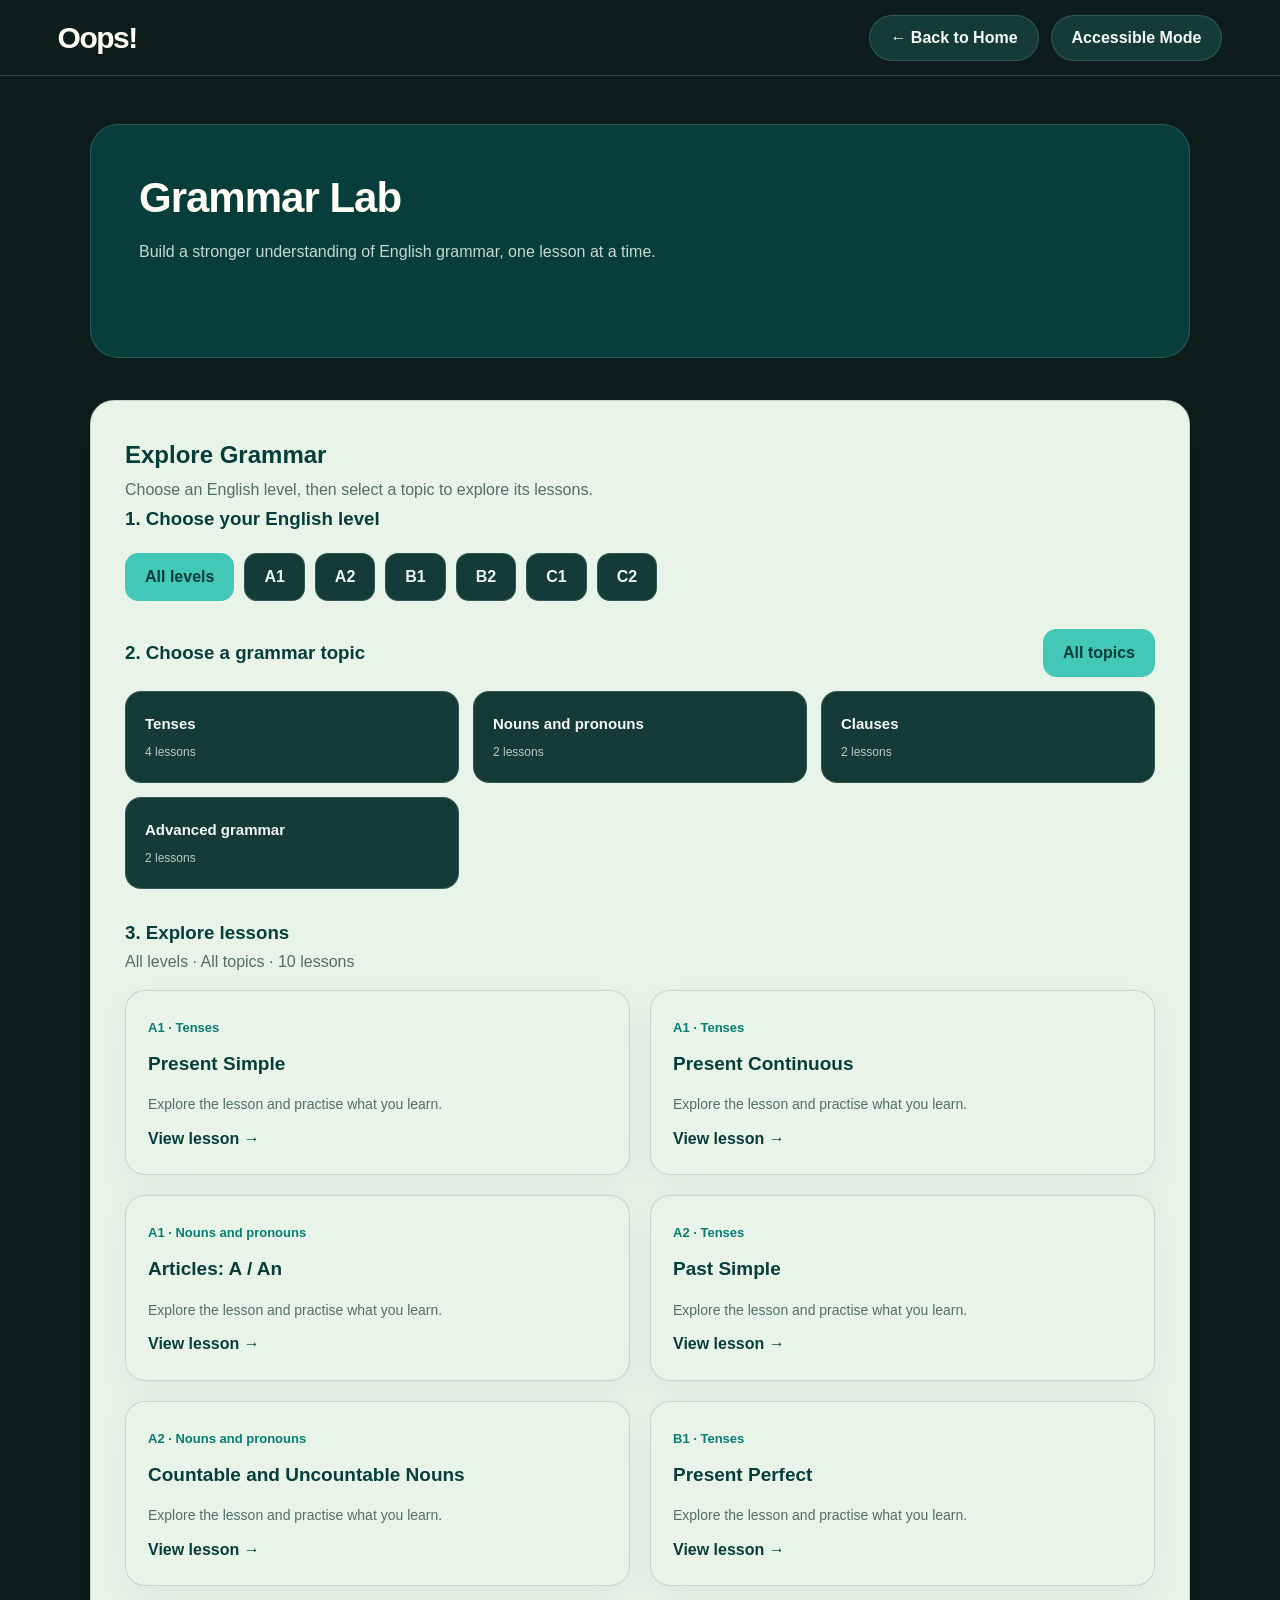
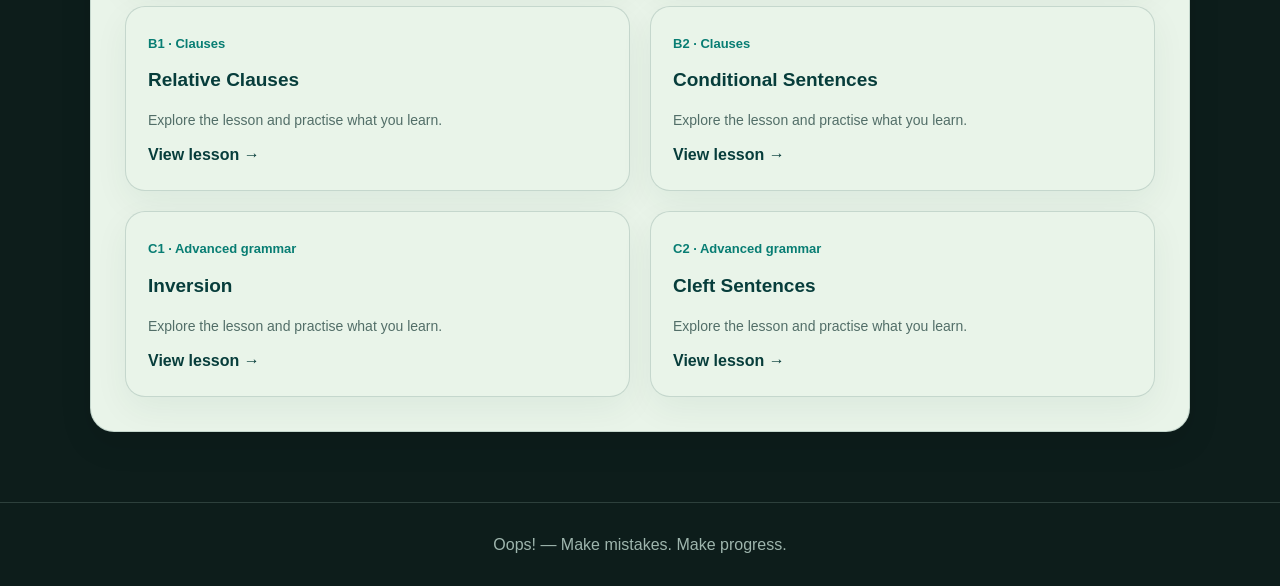
<file: grammar.html>
<!DOCTYPE html>
<html lang="en">
<head>
<meta charset="UTF-8"><meta name="viewport" content="width=device-width, initial-scale=1.0">
<title>Grammar | Oops!</title>
<style>
:root{--primary:#39b9ad;--primary-dark:#073d3b;--bg:#f7f7f1;--text:#123d3b;--card:#fffef9;--muted:#71817d;--line:#dce6df;--soft:#eaf3ee;--gold:#f6bd2f;--shadow:0 12px 35px rgba(7,61,59,.06)}
*{box-sizing:border-box;margin:0;padding:0}
html{scroll-behavior:smooth;scroll-padding-top:100px}
body{font-family:"Be Vietnam Pro","Segoe UI",Arial,sans-serif;background:var(--bg);color:var(--text);line-height:1.7;overflow-x:hidden;-webkit-font-smoothing:antialiased}
h1,h2,h3,.logo{font-family:"Lexend","Be Vietnam Pro","Segoe UI",sans-serif}
header{min-height:76px;padding:12px clamp(20px,4.5vw,76px);display:grid;grid-template-columns:1fr auto 1fr;align-items:center;gap:20px;position:sticky;top:0;z-index:100;background:rgba(247,247,241,.96);border-bottom:1px solid var(--line);box-shadow:0 5px 22px rgba(7,61,59,.04);backdrop-filter:blur(14px)}
.logo{justify-self:start;font-size:32px;font-weight:900;letter-spacing:-1.8px;color:var(--primary-dark);text-decoration:none}
header a:not(.logo){justify-self:center;color:var(--primary-dark);text-decoration:none;font-weight:700}
header button{justify-self:end;min-height:46px;padding:0 20px;border-radius:999px;font:inherit;font-weight:700}
button,select{font:inherit}button{cursor:pointer;border:none;transition:background .2s ease,color .2s ease,transform .2s ease,box-shadow .2s ease}
button:active{transform:translateY(1px)}
.primary{background:var(--primary-dark);color:white}.primary:hover{background:#0c5751;box-shadow:0 5px 14px rgba(7,61,59,.13)}
.secondary{background:#eaf3ee;color:var(--primary-dark)}
main{width:min(1100px,92%);margin:auto;padding:48px 0 70px}
.hero{padding:clamp(30px,5vw,48px);background:linear-gradient(120deg,#e7f2ec,#fff8e9);border:1px solid var(--line);border-radius:28px;margin-bottom:42px}
.hero h1{font-size:clamp(29px,4vw,42px);line-height:1.2;letter-spacing:-1px;margin-bottom:15px}
.hero p{color:var(--muted);margin-bottom:16px;font-size:16px}
.hero strong{color:var(--primary-dark)}
main>h2{font-size:27px;margin-bottom:8px}main>p{color:var(--muted)}
.filters{display:flex;gap:12px;flex-wrap:wrap;margin:22px 0 26px}
select{min-height:48px;min-width:190px;padding:0 15px;border:1px solid var(--line);border-radius:12px;background:var(--card);color:var(--text);cursor:pointer}
select:focus-visible,:focus-visible{outline:3px solid var(--gold);outline-offset:3px}
.lesson-grid{display:grid;grid-template-columns:repeat(2,minmax(0,1fr));gap:20px}
.lesson{min-width:0;background:var(--card);padding:25px;border-radius:22px;border:1px solid var(--line);box-shadow:var(--shadow);transition:transform .2s ease,box-shadow .2s ease}
.lesson:hover{transform:translateY(-3px);box-shadow:0 16px 35px rgba(7,61,59,.09)}
.level{color:#087d73;font-size:13px;font-weight:800}
.lesson h3{font-size:19px;margin:8px 0 13px}
.lesson-link{display:inline-flex;align-items:center;gap:8px;color:var(--primary-dark);font-weight:800;text-decoration:none;margin-top:8px}
.lesson-link:hover{color:#159b8e}
.lesson-desc{color:var(--muted);font-size:14px}
footer{text-align:center;padding:28px 20px;color:var(--muted);border-top:1px solid var(--line)}
.content-card,.quiz{background:var(--card);padding:clamp(22px,4vw,32px);border:1px solid var(--line);border-radius:24px;box-shadow:var(--shadow);margin-top:24px}
.content-card h2,.quiz h2{font-size:25px;margin-bottom:12px}
.content-card h3{font-size:18px;margin:22px 0 8px}
.formula{background:var(--soft);color:var(--primary-dark);padding:16px;border-radius:12px;margin:12px 0;font-weight:800;overflow-wrap:anywhere}
.content-card p{margin:10px 0;overflow-wrap:anywhere}
.example-box,.mistake-box{padding:15px 18px;border-radius:12px;margin:12px 0}
.example-box{background:#edf6ef;border-left:4px solid var(--primary)}
.mistake-box{background:#fff4e5;border-left:4px solid var(--gold)}
.muted{color:var(--muted);font-size:14px}
.quiz h3{margin:22px 0;font-size:19px}
.option{display:block;width:100%;min-height:52px;text-align:left;margin:10px 0;padding:14px 18px;border-radius:12px;background:var(--soft);color:var(--text);border:1px solid var(--line)}
.option:hover{border-color:var(--primary);background:#e1f1e9}
#feedback{font-weight:700;margin-top:16px;line-height:1.7}
#next{margin-top:18px;min-height:48px;padding:0 22px;border-radius:12px}
body.accessible{--bg:#000;--text:#fff;--card:#111;--muted:#eee;--primary:#ffeb3b;--primary-dark:#000;--line:#ffeb3b;--soft:#181818;color-scheme:dark}
body.accessible header{background:#000;border-color:#ffeb3b}
body.accessible .logo,body.accessible header a:not(.logo){color:#ffeb3b}
body.accessible .hero,body.accessible .lesson,body.accessible .content-card,body.accessible .quiz{background:#111;border:2px solid #ffeb3b}
body.accessible .hero strong,body.accessible .level{color:#ffeb3b}
body.accessible .formula,body.accessible .option,body.accessible select{background:#181818;color:#fff;border:1px solid #ffeb3b}
body.accessible .primary,body.accessible .secondary{background:#ffeb3b;color:#000}
body.accessible .example-box,body.accessible .mistake-box{background:#181818;color:#fff;border:1px solid #ffeb3b}
body.large-text{font-size:120%}
@media(max-width:760px){
  header{grid-template-columns:1fr auto;gap:10px;padding:12px 18px}
  header .header-actions{grid-column:1/-1;justify-content:flex-start}
  main{width:92%}
}
@media(max-width:480px){
  .hero{padding:25px 21px;border-radius:20px}
  .lesson{padding:20px}
}
@media(prefers-reduced-motion:reduce){
  html{scroll-behavior:auto}
  *,*::before,*::after{animation-duration:.01ms!important;transition-duration:.01ms!important}
}
</style>

  <link rel="stylesheet" href="theme-fix.css?v=20261129">
</head>
<body>
<header class="page-header">
<a class="logo" href="index.html">Oops!</a>
<div class="header-actions">
<a class="back-home" href="index.html">← Back to Home</a>
<button class="mode-button" id="modeBtn" type="button" aria-pressed="false">Accessible Mode</button>
</div>
</header>
<main>
<section class="hero">
<h1>Grammar Lab</h1>
<p>Build a stronger understanding of English grammar, one lesson at a time.</p>
<strong>Learn the rules. Understand the mistakes. Improve your English.</strong>
</section>
<section class="grammar-browser" aria-labelledby="exploreTitle">
  <div class="browser-heading">
    <h2 id="exploreTitle">Explore Grammar</h2>
    <p>Choose an English level, then select a topic to explore its lessons.</p>
  </div>
  <h3 class="browser-step">1. Choose your English level</h3>
  <div class="grammar-levels" id="grammarLevels" role="group" aria-label="Choose English level">
    <button class="grammar-level active" type="button" data-level="all">All levels</button>
    <button class="grammar-level" type="button" data-level="A1">A1</button>
    <button class="grammar-level" type="button" data-level="A2">A2</button>
    <button class="grammar-level" type="button" data-level="B1">B1</button>
    <button class="grammar-level" type="button" data-level="B2">B2</button>
    <button class="grammar-level" type="button" data-level="C1">C1</button>
    <button class="grammar-level" type="button" data-level="C2">C2</button>
  </div>
  <div class="browser-step-row">
    <h3 class="browser-step">2. Choose a grammar topic</h3>
    <button class="grammar-all-topics active" id="allTopics" type="button">All topics</button>
  </div>
  <div class="grammar-topics" id="grammarTopics" aria-label="Grammar topics"></div>
  <div class="browser-step-row lesson-results-heading">
    <div>
      <h3 class="browser-step">3. Explore lessons</h3>
      <p id="grammarResultSummary" aria-live="polite">Showing all available lessons</p>
    </div>
  </div>
  <div class="lesson-grid" id="lessons" aria-live="polite"></div>
</section>
</main>
<footer>Oops! — Make mistakes. Make progress.</footer>
<script src="tracker.js"></script>
<script>
const data = [{"id": "a1-present-simple", "level": "A1", "topic": "Tenses", "title": "Present Simple", "formula": "S + V(s/es)", "ex": "She goes to school every day.", "mistake": "She go to school every day.", "note": "Use the third-person singular form with he, she and it."}, {"id": "a1-present-continuous", "level": "A1", "topic": "Tenses", "title": "Present Continuous", "formula": "S + am/is/are + V-ing", "ex": "They are studying English now.", "mistake": "They studying English now.", "note": "Do not forget the correct form of the verb to be."}, {"id": "a1-articles-a-an", "level": "A1", "topic": "Nouns", "title": "Articles: A / An", "formula": "a + consonant sound | an + vowel sound", "ex": "I have an apple and a book.", "mistake": "She is an teacher.", "note": "Choose articles according to pronunciation, not simply spelling."}, {"id": "a2-past-simple", "level": "A2", "topic": "Tenses", "title": "Past Simple", "formula": "S + V2/ed", "ex": "We visited London last year.", "mistake": "We visit London yesterday.", "note": "Use the past form for completed actions in the past."}, {"id": "a2-countable-uncountable", "level": "A2", "topic": "Nouns", "title": "Countable and Uncountable Nouns", "formula": "many + countable | much + uncountable", "ex": "How much water do you need?", "mistake": "How many water do you need?", "note": "Water is uncountable in this context."}, {"id": "b1-present-perfect", "level": "B1", "topic": "Tenses", "title": "Present Perfect", "formula": "S + have/has + V3", "ex": "I have lived here for five years.", "mistake": "I live here since five years.", "note": "Use for and since correctly with the present perfect."}, {"id": "b1-relative-clauses", "level": "B1", "topic": "Clauses", "title": "Relative Clauses", "formula": "who / which / that / whose", "ex": "The girl who won the prize is my friend.", "mistake": "The girl which won the prize...", "note": "Use who for people and which for things."}, {"id": "b2-conditional-sentences", "level": "B2", "topic": "Clauses", "title": "Conditional Sentences", "formula": "If + past simple, would + V", "ex": "If I had more time, I would travel.", "mistake": "If I will have time, I would travel.", "note": "Do not normally use will in the if-clause of this conditional."}, {"id": "c1-inversion", "level": "C1", "topic": "Advanced", "title": "Inversion", "formula": "Negative adverbial + auxiliary + subject + verb", "ex": "Rarely have I seen such dedication.", "mistake": "Rarely I have seen such dedication.", "note": "Inversion is required after certain negative adverbials."}, {"id": "c2-cleft-sentences", "level": "C2", "topic": "Advanced", "title": "Cleft Sentences", "formula": "It is/was + focus + that/who...", "ex": "It was her determination that impressed us.", "mistake": "It her determination was that impressed us.", "note": "Use the cleft structure to emphasize a particular part of a sentence."}];
let selectedGrammarLevel = "all";
let selectedGrammarTopic = "all";

function topicLabel(topic){
  return topic === "Nouns" ? "Nouns and pronouns" :
         topic === "Advanced" ? "Advanced grammar" : topic;
}
function getFilteredGrammarLessons(){
  return data.filter(item =>
    (selectedGrammarLevel === "all" || item.level === selectedGrammarLevel) &&
    (selectedGrammarTopic === "all" || item.topic === selectedGrammarTopic)
  );
}
function renderGrammarTopics(){
  const container = document.getElementById("grammarTopics");
  container.innerHTML = "";
  const visible = data.filter(item =>
    selectedGrammarLevel === "all" || item.level === selectedGrammarLevel
  );
  const topics = [...new Set(visible.map(item => item.topic))];
  topics.forEach(topic => {
    const count = visible.filter(item => item.topic === topic).length;
    const button = document.createElement("button");
    button.type = "button";
    button.className = "grammar-topic" + (selectedGrammarTopic === topic ? " active" : "");
    const title = document.createElement("strong");
    title.textContent = topicLabel(topic);
    const description = document.createElement("span");
    description.textContent = count + (count === 1 ? " lesson" : " lessons");
    button.append(title, description);
    button.addEventListener("click", () => {
      selectedGrammarTopic = topic;
      document.getElementById("allTopics").classList.remove("active");
      renderGrammarTopics();
      renderLessons();
    });
    container.append(button);
  });
}
function renderLessons(){
  const results = getFilteredGrammarLessons();
  const container = document.getElementById("lessons");
  container.innerHTML = "";
  document.getElementById("grammarResultSummary").textContent =
    selectedGrammarLevel === "all" ? "All levels" : selectedGrammarLevel;
  document.getElementById("grammarResultSummary").textContent +=
    " · " + (selectedGrammarTopic === "all" ? "All topics" : topicLabel(selectedGrammarTopic)) +
    " · " + results.length + (results.length === 1 ? " lesson" : " lessons");
  if(!results.length){
    container.textContent = "No lessons available for this selection yet.";
    return;
  }
  results.forEach(item=>{
    const card=document.createElement("article");
    card.className="lesson";
    const label=document.createElement("span");
    label.className="level";
    label.textContent=item.level+" · "+topicLabel(item.topic);
    const title=document.createElement("h3");
    title.textContent=item.title;
    const desc=document.createElement("p");
    desc.className="lesson-desc";
    desc.textContent="Explore the lesson and practise what you learn.";
    const link=document.createElement("a");
    link.className="lesson-link";
    link.href="grammar-lesson.html?id="+encodeURIComponent(item.id);
    link.textContent="View lesson →";
    card.append(label,title,desc,link);
    container.append(card);
  });
}
document.querySelectorAll(".grammar-level").forEach(button=>{
  button.addEventListener("click",()=>{
    selectedGrammarLevel = button.dataset.level;
    selectedGrammarTopic = "all";
    document.querySelectorAll(".grammar-level").forEach(item=>
      item.classList.toggle("active", item === button)
    );
    document.getElementById("allTopics").classList.add("active");
    renderGrammarTopics();
    renderLessons();
  });
});
document.getElementById("allTopics").addEventListener("click",()=>{
  selectedGrammarTopic = "all";
  document.getElementById("allTopics").classList.add("active");
  renderGrammarTopics();
  renderLessons();
});
renderGrammarTopics();
renderLessons();
</script>
<script src="accessibility.js"></script><script src="settings.js"></script>
</body></html>
</file>
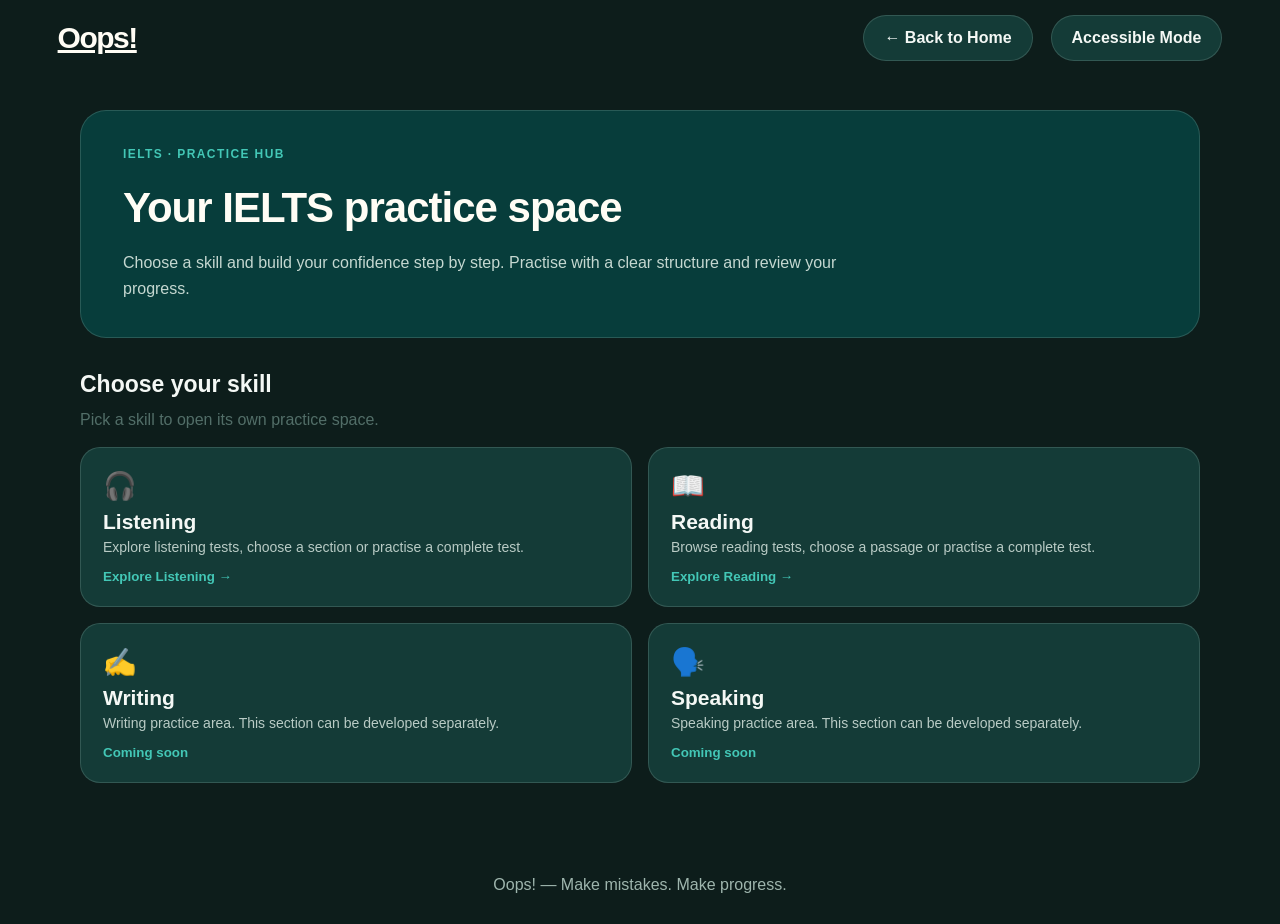
<file: ielts.html>
<!DOCTYPE html>
<html lang="en">
<head>
<meta charset="UTF-8">
<meta name="viewport" content="width=device-width, initial-scale=1.0">
<meta name="description" content="IELTS practice hub for Oops!">
<title>IELTS Practice | Oops!</title>
<link rel="stylesheet" href="theme-fix.css?v=20261127-ielts2">
<style>
:root{--ielts-accent:#43c7b6;--ielts-gold:#f6bd2f}
*{box-sizing:border-box}
body{margin:0;font-family:"Be Vietnam Pro",Arial,sans-serif;line-height:1.65}
main{width:min(1120px,92%);margin:0 auto;padding:34px 0 64px}
.hero{padding:34px clamp(22px,4vw,42px);border-radius:26px;margin-bottom:28px}
.hero h1{margin:0 0 8px;font-size:clamp(30px,4vw,42px);letter-spacing:-1px}
.hero p{margin:0;max-width:720px}
.eyebrow{font-size:12px;font-weight:800;letter-spacing:1.4px;text-transform:uppercase;color:var(--ielts-accent);margin-bottom:8px}
.heading{display:flex;justify-content:space-between;align-items:end;gap:16px;flex-wrap:wrap;margin:26px 0 14px}
.heading h2{margin:0;font-size:23px}
.heading p{margin:3px 0 0;color:var(--muted)}
.skill-grid{display:grid;grid-template-columns:repeat(2,minmax(0,1fr));gap:16px}
.skill-card,.panel,.test-card{border-radius:20px;padding:22px}
.skill-card{border:1px solid var(--line);background:var(--soft);color:var(--text);text-align:left;cursor:pointer;min-height:160px;transition:transform .15s,border-color .15s}
.skill-card:hover{transform:translateY(-2px);border-color:var(--ielts-accent)}
.skill-icon{font-size:27px;margin-bottom:8px}
.skill-card h3{margin:0 0 5px;font-size:21px}
.skill-card p{margin:0;color:var(--muted);font-size:14px}
.skill-card .card-link{display:inline-block;margin-top:14px;font-weight:800;color:var(--ielts-accent)}
.panel{background:var(--card);color:var(--text);border:1px solid var(--line)}
.panel-top{display:flex;align-items:center;gap:12px;margin-bottom:18px}
.back-btn{border:1px solid var(--line);border-radius:999px;padding:9px 15px;background:var(--soft);color:var(--text);font:inherit;font-weight:700;cursor:pointer}
.panel-top h2{margin:0;font-size:25px}
.filter-panel{margin:22px 0 28px;padding:25px;border:1px solid rgba(24,83,74,.12);border-radius:20px;background:#e9f4e9;box-shadow:0 8px 24px rgba(8,49,43,.045)}
.filter-heading{display:flex;align-items:flex-start;justify-content:space-between;gap:14px;margin-bottom:20px}
.filter-heading h3{margin:0;color:#103f3d;font-size:19px;letter-spacing:-.3px}
.filter-heading p{margin:3px 0 0;color:#638078;font-size:13px}
.filter-kicker{display:inline-flex;align-items:center;gap:7px;color:#238f80;font-size:11px;font-weight:850;letter-spacing:1.15px;text-transform:uppercase;margin-bottom:5px}
.filter-kicker:before{content:"";width:7px;height:7px;border-radius:50%;background:#43c7b6}
.filters{display:grid;grid-template-columns:repeat(3,minmax(0,1fr));gap:14px;margin:0}
.field{min-width:0}
.field label{display:block;font-weight:750;margin:0 0 8px;color:#103f3d;font-size:14px}
.field select{appearance:auto;width:100%;min-height:52px;border-radius:13px;padding:0 14px;border:1px solid #a9c7ba;background:#f8fbf7;color:#103f3d;font:inherit;cursor:pointer}
.field select:focus{outline:3px solid rgba(67,199,182,.25);border-color:#43b9a9}
.part-field{margin-top:18px;padding-top:0;border-top:0}
@media(max-width:760px){.filters{grid-template-columns:1fr}}
.test-grid{display:grid;grid-template-columns:repeat(3,minmax(0,1fr));gap:14px;margin-top:18px}
.test-card{background:var(--soft);color:var(--text);border:1px solid var(--line);display:flex;flex-direction:column;gap:7px}
.test-card h3{margin:0}
.test-card p{margin:0;color:var(--muted);font-size:13px}
.test-card button{margin-top:auto}
.status{font-size:11px;font-weight:800;letter-spacing:.4px;text-transform:uppercase;color:#8b6410}
.primary{background:var(--ielts-gold);color:#073d3b;border:0;border-radius:999px;padding:11px 18px;font:inherit;font-weight:800;cursor:pointer}
.secondary{background:var(--soft);color:var(--text);border:1px solid var(--line);border-radius:999px;padding:10px 16px;font:inherit;font-weight:700;cursor:pointer}
.notice{padding:15px 17px;border-radius:14px;background:rgba(246,189,47,.12);border:1px solid rgba(246,189,47,.4);margin-top:17px}
.notice p{margin:0}
.modes{display:flex;gap:10px;flex-wrap:wrap;margin:15px 0}
.mode-choice{border:1px solid var(--line);border-radius:13px;padding:11px 15px;background:var(--soft);color:var(--text);font:inherit;cursor:pointer}
.mode-choice[aria-pressed="true"]{border:2px solid var(--ielts-accent);font-weight:800}
.question-shell{display:grid;grid-template-columns:minmax(0,1fr) 260px;gap:18px;margin-top:18px}
.question-area,.question-nav{border:1px solid var(--line);border-radius:18px;padding:20px;background:var(--soft)}
.question-area h3{margin-top:0}
.question-nav h3{margin-top:0}
.question-numbers{display:grid;grid-template-columns:repeat(5,1fr);gap:7px}
.question-numbers span{display:grid;place-items:center;min-height:38px;border:1px solid var(--line);border-radius:8px;font-weight:700}
.hidden{display:none!important}
body:not(.accessible) .panel,body:not(.accessible) .test-card{background:#e9f4e9!important;color:#103f3d!important;border-color:rgba(7,61,59,.16)!important}
body:not(.accessible) .test-card p,body:not(.accessible) .heading p{color:#526e68!important}
body.accessible .skill-card,body.accessible .panel,body.accessible .test-card,body.accessible .mode-choice,body.accessible .question-area,body.accessible .question-nav{background:#111!important;color:#fff!important;border:2px solid #fff!important}
body.accessible .filter-panel{background:#111;border:2px solid #fff}body.accessible .filter-heading h3,body.accessible .filter-heading p,body.accessible .field label{color:#fff}body.accessible .field select,body.accessible .part-option{background-color:#111;color:#fff;border:2px solid #fff}body.accessible .part-option[aria-pressed="true"]{background:#fff;color:#111}
body.accessible .skill-card p,body.accessible .test-card p{color:#eee}
:focus-visible{outline:4px solid #ffeb3b!important;outline-offset:4px!important}
footer{text-align:center;padding:25px;color:var(--muted)}
@media(max-width:760px){.test-grid{grid-template-columns:repeat(2,minmax(0,1fr))}.question-shell{grid-template-columns:1fr}}
@media(max-width:560px){.skill-grid,.filters,.test-grid{grid-template-columns:1fr}.hero{padding:25px 20px}}
</style>
</head>
<body>
<header>
<a class="logo" href="index.html">Oops!</a>
<a class="back-home" href="index.html">← Back to Home</a>
<button class="secondary mode-button" id="modeBtn" type="button" aria-pressed="false">Accessible Mode</button>
</header>
<main>
<section class="hero">
<div class="eyebrow">IELTS · PRACTICE HUB</div>
<h1 id="pageTitle">Your IELTS practice space</h1>
<p id="pageSubtitle">Choose a skill and build your confidence step by step. Practise with a clear structure and review your progress.</p>
</section>

<section id="hubScreen">
<div class="heading"><div><h2>Choose your skill</h2><p>Pick a skill to open its own practice space.</p></div></div>
<div class="skill-grid">
<button class="skill-card" data-open-skill="listening" type="button"><div class="skill-icon" aria-hidden="true">🎧</div><h3>Listening</h3><p>Explore listening tests, choose a section or practise a complete test.</p><span class="card-link">Explore Listening →</span></button>
<button class="skill-card" data-open-skill="reading" type="button"><div class="skill-icon" aria-hidden="true">📖</div><h3>Reading</h3><p>Browse reading tests, choose a passage or practise a complete test.</p><span class="card-link">Explore Reading →</span></button>
<button class="skill-card" data-open-skill="writing" type="button"><div class="skill-icon" aria-hidden="true">✍️</div><h3>Writing</h3><p>Writing practice area. This section can be developed separately.</p><span class="card-link">Coming soon</span></button>
<button class="skill-card" data-open-skill="speaking" type="button"><div class="skill-icon" aria-hidden="true">🗣️</div><h3>Speaking</h3><p>Speaking practice area. This section can be developed separately.</p><span class="card-link">Coming soon</span></button>
</div>
</section>

<section id="libraryScreen" class="hidden">
<div class="panel">
<div class="panel-top"><button class="back-btn" id="backToHub" type="button">← IELTS Hub</button><div><div class="eyebrow">PRACTICE LIBRARY</div><h2 id="skillHeading">Listening</h2></div></div>
<p id="libraryIntro">Choose your source, volume and test format.</p>
<div class="filter-panel">
 <div class="filter-heading"><div><div class="filter-kicker">FIND YOUR NEXT PRACTICE</div><h3>Build your practice</h3><p>Choose the materials and format that suit your study session.</p></div></div>
 <div class="filters">
  <div class="field"><label for="sourceSelect">Source</label><select id="sourceSelect"><option value="VOL">VOL</option><option value="Cambridge">Cambridge IELTS</option></select></div>
  <div class="field"><label for="volumeSelect">Volume / Book</label><select id="volumeSelect"><option value="9">VOL 9</option><option value="1">VOL 1</option><option value="2">VOL 2</option><option value="3">VOL 3</option><option value="4">VOL 4</option><option value="5">VOL 5</option><option value="6">VOL 6</option><option value="7">VOL 7</option><option value="8">VOL 8</option><option value="10">VOL 10</option></select></div>
  <div class="field"><label for="formatSelect">Practice format</label><select id="formatSelect"><option value="full">Full Test</option><option value="part">Individual Section / Passage</option></select></div>
 </div>
 <div id="partWrap" class="part-field hidden"><div class="field"><label id="partLabel" for="partSelect">Choose a section</label><select id="partSelect"></select></div></div></div>
<div class="heading"><div><h2>Available tests</h2><p id="testDescription">Select a test to continue.</p></div></div>
<div class="test-grid" id="testGrid" aria-live="polite"></div>
<div class="notice"><p><strong>Content status:</strong> VOL 9 test lists have been identified. Audio, question sets and verified answer keys must be added before these tests can be completed and scored.</p></div>
</div>
</section>

<section id="practiceScreen" class="hidden">
<div class="panel">
<div class="panel-top"><button class="back-btn" id="backToLibrary" type="button">← Back to tests</button><div><div class="eyebrow">TEST WORKSPACE</div><h2 id="practiceHeading">Listening · VOL 9 · Test 1</h2></div></div>
<div class="modes"><button class="mode-choice" type="button" aria-pressed="true">Practice mode</button><button class="mode-choice" type="button" aria-pressed="false" disabled>Timed test · coming soon</button></div>
<div class="question-shell">
<div class="question-area"><h3 id="practiceTitle">Your test will appear here</h3><p id="practiceMessage">The test structure is identified, but the actual question content and required assets have not yet been imported. This workspace is ready for the permitted test content to be integrated.</p><div class="notice"><p>We will only activate answer checking when verified answer keys are available. No score or answer will be fabricated.</p></div></div>
<aside class="question-nav"><h3>Question navigator</h3><p>Question navigation will appear when the question set is added.</p><div class="question-numbers" aria-label="Question navigation preview"><span>1</span><span>2</span><span>3</span><span>4</span><span>5</span></div></aside>
</div>
</div>
</section>
</main>
<footer>Oops! — Make mistakes. Make progress.</footer>
<script src="tracker.js"></script>
<script src="accessibility.js"></script>
<script src="settings.js"></script>
<script>
(function(){
"use strict";
const data={listening:[1,3,7,8,9],reading:[1,2,7]};
const state={skill:"listening",test:null,part:1};
const $=id=>document.getElementById(id);
function show(screen){["hubScreen","libraryScreen","practiceScreen"].forEach(id=>$(id).classList.toggle("hidden",id!==screen));}
function setHeading(title,subtitle){$("pageTitle").textContent=title;$("pageSubtitle").textContent=subtitle;}
function openSkill(skill){
 if(skill==="writing"||skill==="speaking"){
  setHeading(skill.charAt(0).toUpperCase()+skill.slice(1)+" practice","This skill has its own development space planned. Listening and Reading are being integrated first.");
  show("hubScreen");return;
 }
 state.skill=skill;state.test=null;
 const listening=skill==="listening";
 $("skillHeading").textContent=listening?"Listening":"Reading";
 $("libraryIntro").textContent=listening?"Choose a source, volume and Listening test.":"Choose a source, volume and Reading test.";
 $("partLabel").textContent=listening?"Choose a section":"Choose a passage";
 $("partSelect").innerHTML="";state.part=1;
 for(let i=1;i<=(listening?4:3);i++){const option=document.createElement("option");option.value=String(i);option.textContent=(listening?"Section ":"Passage ")+i;$("partSelect").append(option);}
 $("formatSelect").value="full";$("partWrap").classList.add("hidden");
 setHeading(listening?"Listening practice":"Reading practice",listening?"Browse Listening tests and choose a full test or one section.":"Browse Reading tests and choose a full test or one passage.");
 renderTests();show("libraryScreen");history.pushState({screen:"library",skill:skill},"","#"+skill);
}
function renderTests(){
 const source=$("sourceSelect").value,volume=$("volumeSelect").value;
 const tests=(source==="VOL"&&volume==="9")?(data[state.skill]||[]):[];
 const grid=$("testGrid");grid.innerHTML="";
 $("testDescription").textContent=tests.length?("VOL 9 · "+(state.skill==="listening"?"Listening":"Reading")+" · "+tests.length+" listed tests"):"No test data has been imported for this selection yet.";
 if(!tests.length){const box=document.createElement("article");box.className="test-card";box.innerHTML="<h3>Materials not added yet</h3><p>Choose VOL 9 to view the currently identified test list. Other books will appear when their content is checked and imported.</p>";grid.append(box);return;}
 tests.forEach(test=>{
  const card=document.createElement("article");card.className="test-card";
  const status=document.createElement("span");status.className="status";status.textContent="Content pending";
  const title=document.createElement("h3");title.textContent="Test "+test;
  const detail=document.createElement("p");detail.textContent=state.skill==="listening"?"4 sections · audio and answer key pending":"3 passages · questions and answer key pending";
  const button=document.createElement("button");button.className="primary";button.type="button";button.textContent="Open test";button.addEventListener("click",()=>openTest(test));
  card.append(status,title,detail,button);grid.append(card);
 });
}
function openTest(test){
 state.test=test;
 const source=$("sourceSelect").value,volume=$("volumeSelect").value;
 const mode=$("formatSelect").value;
 const part=mode==="part"?(state.skill==="listening"?"Section ":"Passage ")+$("partSelect").value:"Full Test";
 $("practiceHeading").textContent=(state.skill==="listening"?"Listening":"Reading")+" · "+source+" "+volume+" · Test "+test;
 $("practiceTitle").textContent=part+" workspace";
 $("practiceMessage").textContent=state.skill==="listening"?"The test listing is available, but its audio files, question content and verified answer key are not included in the current website package.":"The test listing is available, but its question content and verified answer key are not included in the current website package.";
 setHeading("Your practice workspace","Review the test details before the question set is added.");
 show("practiceScreen");history.pushState({screen:"practice",skill:state.skill,test:test},"","#"+state.skill+"/test-"+test);
}
document.querySelectorAll("[data-open-skill]").forEach(button=>button.addEventListener("click",()=>openSkill(button.dataset.openSkill)));
$("backToHub").addEventListener("click",()=>{show("hubScreen");setHeading("Your IELTS practice space","Choose a skill and build your confidence step by step. Practise with a clear structure and review your progress.");history.pushState({screen:"hub"},"","#hub");});
$("backToLibrary").addEventListener("click",()=>{show("libraryScreen");setHeading(state.skill==="listening"?"Listening practice":"Reading practice","Browse tests and choose a full test or one part.");history.back();});
$("sourceSelect").addEventListener("change",renderTests);
$("volumeSelect").addEventListener("change",renderTests);
$("formatSelect").addEventListener("change",()=>{$("partWrap").classList.toggle("hidden",$("formatSelect").value!=="part");});
window.addEventListener("popstate",()=>{const hash=location.hash;if(hash.includes("/test-")){show("practiceScreen");}else if(hash==="#listening"||hash==="#reading"){state.skill=hash.slice(1);show("libraryScreen");renderTests();}else{show("hubScreen");setHeading("Your IELTS practice space","Choose a skill and build your confidence step by step. Practise with a clear structure and review your progress.");}});
show("hubScreen");
})();
</script>
</body>
</html>
</file>
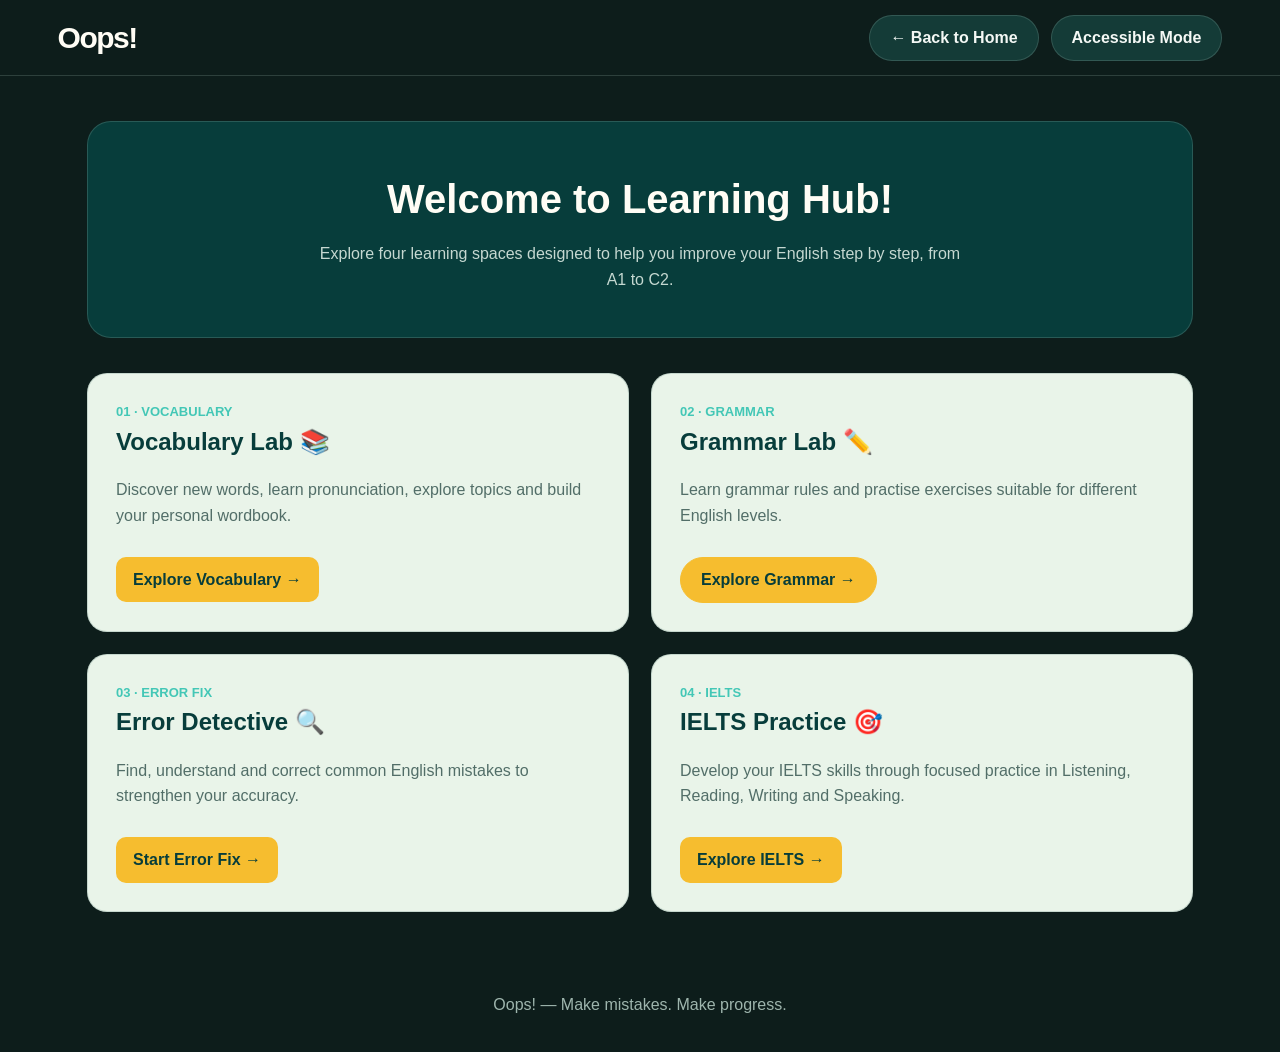
<file: learning-hub.html>
<!DOCTYPE html>
<html lang="en">
<head>
<meta charset="UTF-8">
<meta name="viewport" content="width=device-width, initial-scale=1.0">
<title>Learning Hub | Oops!</title>
<style>
:root {
  --primary:#6957e8;
  --bg:#f7f7fc;
  --card:#fff;
  --text:#292744;
  --muted:#77748f;
}
*{box-sizing:border-box}
body{margin:0;font-family:Arial,sans-serif;background:var(--bg);color:var(--text);line-height:1.6}
header {
  height: 86px;
  display: flex;
  justify-content: space-between;
  align-items: center;
  padding: 0 6%;
  background: var(--card);
  border-bottom: 1px solid #eee;
}

.logo {
  font-size: 28px;
  font-weight: 800;
  color: var(--primary);
  text-decoration: none;
}

.header-actions {
  display: flex;
  align-items: center;
  gap: 14px;
}

.back-home {
  text-decoration: none;
  color: var(--text);
  background: #f1edff;
  padding: 11px 17px;
  border-radius: 10px;
  font-weight: 700;
}

button {
  font: inherit;
  border: 0;
  border-radius: 10px;
  padding: 11px 15px;
  font-weight: 700;
  cursor: pointer;
}

.mode-button {
  background: #f1edff;
  color: var(--primary);
  white-space: nowrap;
}
main{max-width:1150px;margin:auto;padding:45px 22px}
.hero {
  text-align: center;
  padding: 45px 20px;
  background: linear-gradient(
    120deg,
    color-mix(in srgb, var(--primary) 14%, white),
    color-mix(in srgb, var(--primary) 5%, white)
  );
  border-radius: 24px;
  margin-bottom: 35px;
}
.hero h1{font-size:40px;margin:0 0 10px}
.hero p{color:var(--muted);max-width:650px;margin:auto}
.grid{display:grid;grid-template-columns:repeat(2,1fr);gap:22px}
.card{background:var(--card);padding:28px;border-radius:20px;border:1px solid #eee;transition:.2s}
.card:hover{transform:translateY(-4px);box-shadow:0 10px 25px #29274412}
.card h2{margin:0 0 8px}
.card p{color:var(--muted);min-height:48px}
.card a{display:inline-block;margin-top:12px;text-decoration:none;background:var(--primary);color:white;padding:10px 17px;border-radius:10px;font-weight:700}
.number{font-size:13px;color:var(--primary);font-weight:800}
footer{text-align:center;padding:35px;color:var(--muted)}
body.accessible{--bg:#000;--card:#111;--text:#fff;--muted:#eee;--primary:#ffeb3b}
body.accessible .hero{background:#171717;border:2px solid white}
body.accessible .card{border:2px solid white}
body.accessible .card a{background:#ffeb3b;color:#000}
body.accessible nav a{color:white}
body.accessible nav a.active{background:#333;color:#ffeb3b}
body.accessible .mode-button{background:#333;color:#ffeb3b}
:focus-visible{outline:3px solid #ff9800;outline-offset:4px}
@media (max-width: 650px) {
  .grid {
    grid-template-columns: 1fr;
  }

  .hero h1 {
    font-size: 31px;
  }

  header {
    height: auto;
    min-height: 76px;
    padding: 14px 5%;
    gap: 10px;
  }

  .header-actions {
    flex-wrap: wrap;
    gap: 8px;
  }
}
</style>

  <link rel="stylesheet" href="theme-fix.css?v=20261129">
</head>
<body>

<header>
  <a class="logo" href="index.html">Oops!</a>

  <div class="header-actions">
    <a class="back-home" href="index.html">
      ← Back to Home
    </a>

    <button
      class= mode-button"mode-button"
      id="modeBtn"
      type="button"
      aria-pressed="false"
    >
      Accessible Mode
    </button>
  </div>
</header>

<main>
  <section class="hero">
    <h1>Welcome to Learning Hub!</h1>
    <p>Explore four learning spaces designed to help you improve your English step by step, from A1 to C2.</p>
  </section>

  <section class="grid" aria-label="Learning activities">

    <article class="card">
      <div class="number">01 · VOCABULARY</div>
      <h2>Vocabulary Lab 📚</h2>
      <p>Discover new words, learn pronunciation, explore topics and build your personal wordbook.</p>
      <a href="vocabulary.html">Explore Vocabulary →</a>
    </article>

    <article class="card">
      <div class="number">02 · GRAMMAR</div>
      <h2>Grammar Lab ✏️</h2>
      <p>Learn grammar rules and practise exercises suitable for different English levels.</p>
      <a class="back-home" href="grammar.html">Explore Grammar →</a>
    </article>

    <article class="card">
      <div class="number">03 · ERROR FIX</div>
      <h2>Error Detective 🔍</h2>
      <p>Find, understand and correct common English mistakes to strengthen your accuracy.</p>
      <a href="error-fix.html">Start Error Fix →</a>
    </article>

    <article class="card">
      <div class="number">04 · IELTS</div>
      <h2>IELTS Practice 🎯</h2>
      <p>Develop your IELTS skills through focused practice in Listening, Reading, Writing and Speaking.</p>
      <a href="ielts.html">Explore IELTS →</a>
    </article>

  </section>
</main>

<footer>Oops! — Make mistakes. Make progress.</footer>

<script src="accessibility.js"></script>
  <script src="settings.js"></script>
</body>
</html>
</file>
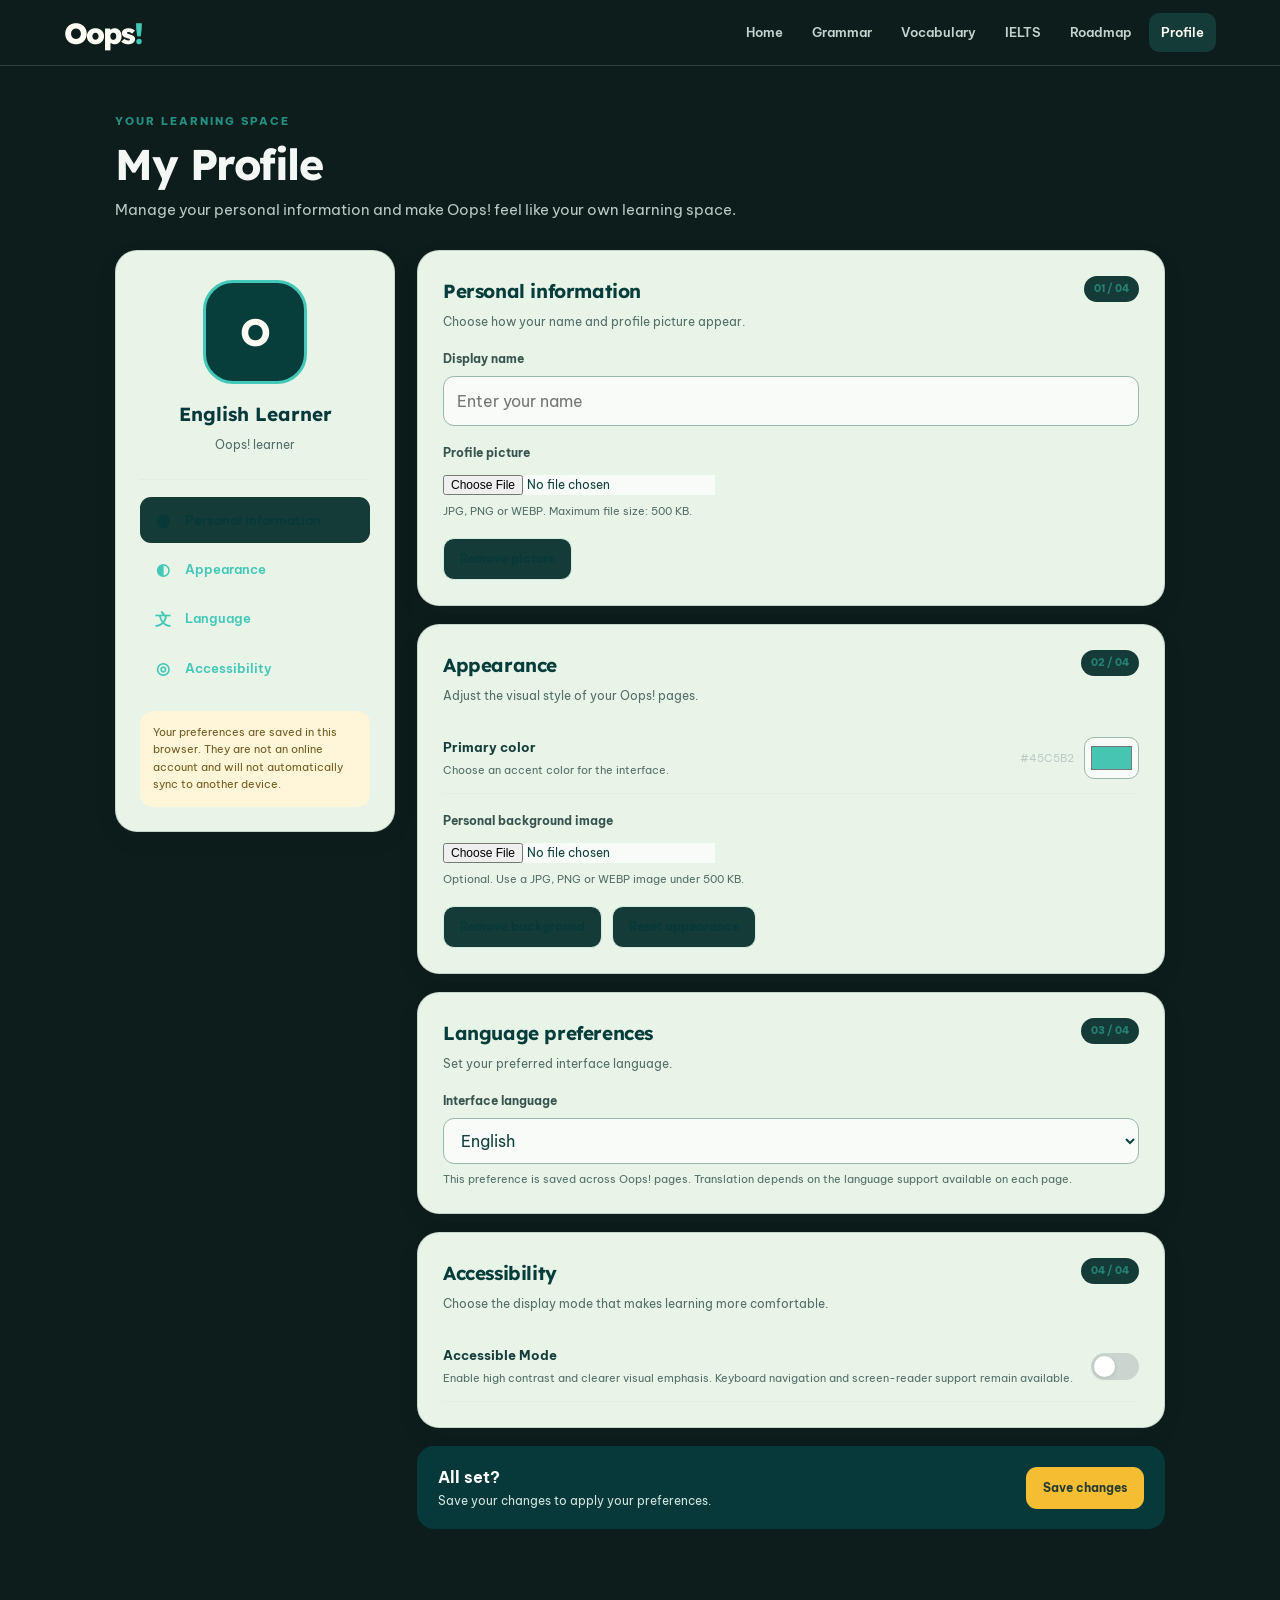
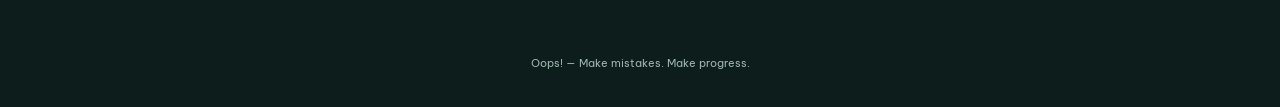
<file: profile.html>
<!DOCTYPE html>
<html lang="en">
<head>
<meta charset="UTF-8"><meta name="viewport" content="width=device-width, initial-scale=1.0">
<meta name="theme-color" content="#07383A"><title>My Profile | Oops!</title>
<link rel="preconnect" href="https://fonts.googleapis.com"><link rel="preconnect" href="https://fonts.gstatic.com" crossorigin>
<link href="https://fonts.googleapis.com/css2?family=Be+Vietnam+Pro:wght@400;500;600;700;800&family=Lexend:wght@500;600;700;800&display=swap" rel="stylesheet">
<style>
:root{--primary:#45C5B2;--deep:#07383A;--ink:#173D3B;--muted:#71817D;--page:#F7F6EF;--surface:#FFFDF5;--line:#E5E9E1;--soft:#EAF5F0;--yellow:#F4BD32;--danger:#B94747}
*{box-sizing:border-box}html{scroll-behavior:smooth}body{margin:0;background:var(--page);color:var(--ink);font-family:"Be Vietnam Pro",sans-serif;line-height:1.65;min-height:100vh}button,input,select{font:inherit}button{cursor:pointer}a{color:inherit}
.site-header{position:sticky;top:0;z-index:20;display:flex;align-items:center;justify-content:space-between;gap:24px;padding:13px clamp(18px,5vw,72px);background:rgba(255,253,245,.95);backdrop-filter:blur(14px);border-bottom:1px solid var(--line)}
.logo{color:var(--deep);font:800 29px "Lexend",sans-serif;letter-spacing:-1.8px;text-decoration:none;white-space:nowrap}.logo span{color:var(--primary)}.main-nav{display:flex;align-items:center;justify-content:center;gap:5px;flex-wrap:wrap}.main-nav a{padding:9px 12px;border-radius:10px;text-decoration:none;color:#536763;font-size:13px;font-weight:600}.main-nav a:hover,.main-nav a.active{background:var(--soft);color:var(--deep)}
.icon-button{width:40px;height:40px;border:1px solid var(--line);border-radius:12px;background:var(--surface);color:var(--deep);font-weight:700}main{width:min(1050px,calc(100% - 40px));margin:46px auto 70px}.page-heading{margin-bottom:27px}.eyebrow{color:#268F83;font-size:11px;font-weight:800;letter-spacing:2px;text-transform:uppercase}h1,h2{font-family:"Lexend","Be Vietnam Pro",sans-serif}h1{font-size:clamp(31px,5vw,43px);line-height:1.2;letter-spacing:-1.5px;margin:8px 0}.page-heading p{color:var(--muted);margin:8px 0 0;font-size:15px}
.profile-layout{display:grid;grid-template-columns:280px minmax(0,1fr);gap:22px;align-items:start}.sidebar-card,.panel{background:var(--surface);border:1px solid var(--line);border-radius:22px;box-shadow:0 8px 28px rgba(7,56,58,.045)}.sidebar-card{padding:24px;position:sticky;top:94px}.profile-summary{text-align:center;padding:5px 0 19px}.avatar{width:104px;height:104px;border-radius:30px;margin:0 auto 15px;display:grid;place-items:center;overflow:hidden;background:#E4F3EC;border:3px solid #BCE8DB;color:var(--deep);font:700 38px "Lexend",sans-serif}.avatar img{width:100%;height:100%;object-fit:cover}.profile-summary h2{font-size:19px;margin:0;color:var(--deep);overflow-wrap:anywhere}.profile-summary p{font-size:12px;color:var(--muted);margin:5px 0 0}.sidebar-divider{height:1px;background:var(--line);margin:5px 0 17px}.side-link{display:flex;align-items:center;gap:11px;padding:10px 12px;margin:3px 0;border-radius:11px;text-decoration:none;color:#526762;font-size:13px;font-weight:600}.side-link:hover,.side-link.active{background:var(--soft);color:var(--deep)}.side-link span:first-child{width:22px;text-align:center;font-size:16px}.sidebar-note{margin-top:19px;padding:13px;border-radius:13px;background:#FFF6D9;color:#725B20;font-size:11px;line-height:1.6}
.content{display:grid;gap:18px}.panel{padding:25px;scroll-margin-top:100px}.panel-heading{display:flex;align-items:flex-start;justify-content:space-between;gap:12px;margin-bottom:17px}.panel-heading h2{font-size:19px;margin:0;color:var(--deep);letter-spacing:-.4px}.panel-heading p{font-size:12px;color:var(--muted);margin:5px 0 0}.section-tag{background:var(--soft);color:#277F74;border-radius:20px;padding:5px 10px;font-size:10px;font-weight:800;white-space:nowrap}.field{margin-top:17px}label{display:block;font-size:12px;font-weight:700;color:#36534E;margin-bottom:7px}input[type=text],select{width:100%;min-height:45px;padding:11px 13px;border-radius:11px;border:1px solid #DCE4DC;background:#fff;color:var(--ink);outline:none}input[type=text]:focus,select:focus{border-color:var(--primary);box-shadow:0 0 0 3px rgba(69,197,178,.16)}input[type=file]{max-width:100%;font-size:12px;color:var(--muted)}input[type=color]{width:55px;height:42px;border:1px solid var(--line);border-radius:10px;padding:4px;background:#fff;cursor:pointer}.helper{font-size:11px;color:var(--muted);margin:6px 0 0}.setting-row{display:flex;justify-content:space-between;align-items:center;gap:18px;padding:14px 0;border-bottom:1px solid var(--line)}.setting-copy strong{display:block;font-size:13px;color:var(--ink)}.setting-copy p{font-size:11px;color:var(--muted);margin:3px 0 0}.color-control{display:flex;align-items:center;gap:10px}.color-value{font-size:11px;color:var(--muted);font-variant-numeric:tabular-nums}.button-row{display:flex;gap:10px;flex-wrap:wrap;margin-top:17px}.btn{min-height:42px;padding:10px 16px;border-radius:11px;border:1px solid transparent;font-size:12px;font-weight:700}.btn-primary{background:var(--deep);color:white}.btn-primary:hover{background:#0D5552}.btn-secondary{background:var(--soft);color:var(--deep);border-color:#D6EAE1}.btn-secondary:hover{background:#DDF0E8}.btn-danger{background:#FFF0ED;color:var(--danger);border-color:#F4D8D2}.switch{position:relative;width:48px;height:27px;border:0;border-radius:30px;background:#CBD5D0;padding:3px;flex:none;transition:.2s}.switch:after{content:"";display:block;width:21px;height:21px;border-radius:50%;background:white;box-shadow:0 1px 4px #0002;transition:.2s}.switch[aria-checked=true]{background:var(--deep)}.switch[aria-checked=true]:after{transform:translateX(21px)}.save-bar{display:flex;align-items:center;justify-content:space-between;gap:15px;padding:18px 21px;border-radius:17px;background:var(--deep);color:white}.save-bar p{margin:0;font-size:12px;color:#D2E5DF}.save-bar .btn{background:var(--yellow);color:#243B31;white-space:nowrap}#saveMessage{font-size:11px;min-height:18px;margin:12px 0 0;color:#237F70}footer{text-align:center;padding:25px 15px 35px;color:var(--muted);font-size:11px}
body.dark-mode{--page:#102B2B;--surface:#173737;--ink:#EAF4EF;--muted:#B4C7C0;--line:#31514D;--soft:#244B46}body.dark-mode .site-header{background:rgba(16,43,43,.96);border-color:var(--line)}body.dark-mode .main-nav a{color:#C4D5CE}body.dark-mode .main-nav a:hover,body.dark-mode .main-nav a.active{background:#244B46;color:#B7F0E3}body.dark-mode .logo,body.dark-mode .panel-heading h2,body.dark-mode .profile-summary h2{color:#B7F0E3}body.dark-mode label,body.dark-mode .setting-copy strong{color:#EAF4EF}body.dark-mode input[type=text],body.dark-mode select{background:#102B2B;color:#EAF4EF;border-color:#45645E}body.dark-mode .icon-button{background:#173737;color:#EAF4EF;border-color:var(--line)}
body.accessible{--page:#000;--surface:#101010;--ink:#fff;--muted:#F0F0F0;--line:#fff;--soft:#252525;--primary:#FFEB3B;--deep:#FFEB3B;color:#fff}body.accessible .site-header{background:#000;border-bottom:2px solid #fff}body.accessible .logo,body.accessible .main-nav a,body.accessible .main-nav a.active,body.accessible .panel-heading h2,body.accessible .profile-summary h2,body.accessible label,body.accessible .setting-copy strong{color:#FFEB3B}body.accessible .main-nav a:hover,body.accessible .main-nav a.active{background:#252525}body.accessible .sidebar-card,body.accessible .panel{border:2px solid #fff;box-shadow:none}body.accessible input,body.accessible select{background:#000;color:#fff;border:2px solid #fff}body.accessible .btn-primary,body.accessible .save-bar{background:#FFEB3B;color:#000}body.accessible .save-bar p{color:#000}body.accessible .btn-secondary,body.accessible .section-tag{background:#252525;color:#FFEB3B;border:1px solid #FFEB3B}body.accessible .sidebar-note{background:#252525;color:#fff;border:1px solid #FFEB3B}body.accessible .avatar{background:#252525;border:2px solid #FFEB3B;color:#FFEB3B}body.accessible .switch[aria-checked=true]{background:#FFEB3B}body.accessible .switch[aria-checked=true]:after{background:#000}:focus-visible{outline:3px solid #F4BD32!important;outline-offset:4px!important}
@media(max-width:850px){.site-header{flex-wrap:wrap;gap:10px}.main-nav{order:3;width:100%;justify-content:flex-start;overflow-x:auto;flex-wrap:nowrap}.main-nav a{white-space:nowrap}.profile-layout{grid-template-columns:1fr}.sidebar-card{position:static}.sidebar-card nav{display:grid;grid-template-columns:repeat(2,1fr)}.sidebar-note{margin-top:12px}}@media(max-width:560px){main{width:calc(100% - 26px);margin:28px auto 45px}.site-header{padding:11px 14px}.panel{padding:19px}.sidebar-card{padding:18px}.save-bar{align-items:flex-start;flex-direction:column}.save-bar .btn{width:100%}}@media(prefers-reduced-motion:reduce){html{scroll-behavior:auto}*,*:before,*:after{transition:none!important}}
</style>
  <link rel="stylesheet" href="theme-fix.css?v=20261129">
</head>
<body>
<header class="site-header"><a class="logo" href="index.html" aria-label="Oops! Home">Oops<span>!</span></a>
<nav class="main-nav" aria-label="Main navigation"><a href="index.html" data-en="Home" data-vi="Trang chủ">Home</a><a href="grammar.html" data-en="Grammar" data-vi="Ngữ pháp">Grammar</a><a href="vocabulary.html" data-en="Vocabulary" data-vi="Từ vựng">Vocabulary</a><a href="ielts.html" data-en="IELTS" data-vi="IELTS">IELTS</a><a href="roadmap.html" data-en="Roadmap" data-vi="Lộ trình">Roadmap</a><a href="profile.html" class="active" aria-current="page" data-en="Profile" data-vi="Hồ sơ">Profile</a></nav>
</header>
<main><div class="page-heading"><div class="eyebrow" data-en="YOUR LEARNING SPACE" data-vi="KHÔNG GIAN HỌC TẬP CỦA BẠN">YOUR LEARNING SPACE</div><h1 data-en="My Profile" data-vi="Hồ sơ của tôi">My Profile</h1><p data-en="Manage your personal information and make Oops! feel like your own learning space." data-vi="Quản lý thông tin cá nhân và tùy chỉnh Oops! theo cách học tập của bạn.">Manage your personal information and make Oops! feel like your own learning space.</p></div>
<div class="profile-layout"><aside class="sidebar-card" aria-label="Profile navigation"><div class="profile-summary"><div class="avatar" id="avatarPreview" aria-label="Profile picture">O</div><h2 id="namePreview">English Learner</h2><p data-en="Oops! learner" data-vi="Thành viên Oops!">Oops! learner</p></div><div class="sidebar-divider"></div><nav><a class="side-link active" href="#personal"><span aria-hidden="true">◉</span><span data-en="Personal information" data-vi="Thông tin cá nhân">Personal information</span></a><a class="side-link" href="#appearance"><span aria-hidden="true">◐</span><span data-en="Appearance" data-vi="Giao diện">Appearance</span></a><a class="side-link" href="#language"><span aria-hidden="true">文</span><span data-en="Language" data-vi="Ngôn ngữ">Language</span></a><a class="side-link" href="#accessibility"><span aria-hidden="true">◎</span><span data-en="Accessibility" data-vi="Tiếp cận">Accessibility</span></a></nav><div class="sidebar-note" data-en="Your preferences are saved in this browser. They are not an online account and will not automatically sync to another device." data-vi="Tùy chọn được lưu trên trình duyệt này. Đây chưa phải tài khoản trực tuyến và sẽ không tự đồng bộ sang thiết bị khác.">Your preferences are saved in this browser. They are not an online account and will not automatically sync to another device.</div></aside>
<div class="content">
<section class="panel" id="personal"><div class="panel-heading"><div><h2 data-en="Personal information" data-vi="Thông tin cá nhân">Personal information</h2><p data-en="Choose how your name and profile picture appear." data-vi="Thiết lập tên hiển thị và ảnh đại diện của bạn.">Choose how your name and profile picture appear.</p></div><span class="section-tag">01 / 04</span></div><div class="field"><label for="displayName" data-en="Display name" data-vi="Tên hiển thị">Display name</label><input id="displayName" type="text" maxlength="40" autocomplete="nickname" placeholder="Enter your name"></div><div class="field"><label for="avatarUpload" data-en="Profile picture" data-vi="Ảnh đại diện">Profile picture</label><input id="avatarUpload" type="file" accept="image/png,image/jpeg,image/webp"><p class="helper" data-en="JPG, PNG or WEBP. Maximum file size: 500 KB." data-vi="Chấp nhận JPG, PNG hoặc WEBP. Dung lượng tối đa: 500 KB.">JPG, PNG or WEBP. Maximum file size: 500 KB.</p></div><div class="button-row"><button class="btn btn-secondary" id="removeAvatar" type="button" data-en="Remove picture" data-vi="Xóa ảnh">Remove picture</button></div></section>
<section class="panel" id="appearance"><div class="panel-heading"><div><h2 data-en="Appearance" data-vi="Tùy chỉnh giao diện">Appearance</h2><p data-en="Adjust the visual style of your Oops! pages." data-vi="Điều chỉnh màu sắc và hình nền trên website Oops!.">Adjust the visual style of your Oops! pages.</p></div><span class="section-tag">02 / 04</span></div><div class="setting-row"><div class="setting-copy"><strong data-en="Primary color" data-vi="Màu chủ đạo">Primary color</strong><p data-en="Choose an accent color for the interface." data-vi="Chọn màu nhấn cho giao diện.">Choose an accent color for the interface.</p></div><div class="color-control"><span class="color-value" id="colorValue">#45C5B2</span><input id="primaryColor" type="color" value="#45C5B2" aria-label="Choose primary color"></div></div><div class="field"><label for="backgroundUpload" data-en="Personal background image" data-vi="Ảnh nền cá nhân">Personal background image</label><input id="backgroundUpload" type="file" accept="image/png,image/jpeg,image/webp"><p class="helper" data-en="Optional. Use a JPG, PNG or WEBP image under 500 KB." data-vi="Không bắt buộc. Chọn ảnh JPG, PNG hoặc WEBP dưới 500 KB.">Optional. Use a JPG, PNG or WEBP image under 500 KB.</p></div><div class="button-row"><button class="btn btn-secondary" id="removeBackground" type="button" data-en="Remove background" data-vi="Gỡ ảnh nền">Remove background</button><button class="btn btn-secondary" id="resetAppearance" type="button" data-en="Reset appearance" data-vi="Đặt lại giao diện">Reset appearance</button></div></section>
<section class="panel" id="language"><div class="panel-heading"><div><h2 data-en="Language preferences" data-vi="Tùy chọn ngôn ngữ">Language preferences</h2><p data-en="Set your preferred interface language." data-vi="Chọn ngôn ngữ hiển thị bạn muốn sử dụng.">Set your preferred interface language.</p></div><span class="section-tag">03 / 04</span></div><div class="field"><label for="language" data-en="Interface language" data-vi="Ngôn ngữ giao diện">Interface language</label><select id="language"><option value="en">English</option><option value="vi">Tiếng Việt</option></select><p class="helper" data-en="This preference is saved across Oops! pages. Translation depends on the language support available on each page." data-vi="Tùy chọn được lưu dùng chung giữa các trang Oops!. Mức độ chuyển ngữ phụ thuộc vào nội dung đã được hỗ trợ trên từng trang.">This preference is saved across Oops! pages. Translation depends on the language support available on each page.</p></div></section>
<section class="panel" id="accessibility"><div class="panel-heading"><div><h2 data-en="Accessibility" data-vi="Tính năng tiếp cận">Accessibility</h2><p data-en="Choose the display mode that makes learning more comfortable." data-vi="Chọn chế độ hiển thị giúp bạn học tập thuận tiện hơn.">Choose the display mode that makes learning more comfortable.</p></div><span class="section-tag">04 / 04</span></div><div class="setting-row"><div class="setting-copy"><strong data-en="Accessible Mode" data-vi="Chế độ tiếp cận">Accessible Mode</strong><p data-en="Enable high contrast and clearer visual emphasis. Keyboard navigation and screen-reader support remain available." data-vi="Tăng độ tương phản và làm rõ các thành phần giao diện. Hỗ trợ điều hướng bằng bàn phím và trình đọc màn hình.">Enable high contrast and clearer visual emphasis. Keyboard navigation and screen-reader support remain available.</p></div><button class="switch" id="accessibilityToggle" type="button" role="switch" aria-checked="false" aria-label="Toggle Accessible Mode"></button></div></section>
<div><div class="save-bar"><div><strong data-en="All set?" data-vi="Đã hoàn tất?">All set?</strong><p data-en="Save your changes to apply your preferences." data-vi="Lưu thay đổi để áp dụng các tùy chọn của bạn.">Save your changes to apply your preferences.</p></div><button class="btn" id="saveSettings" type="button" data-en="Save changes" data-vi="Lưu thay đổi">Save changes</button></div><p id="saveMessage" role="status" aria-live="polite"></p></div>
</div></div></main><footer>Oops! — Make mistakes. Make progress.</footer>
<script src="accessibility.js"></script><script src="settings.js"></script>
<script>
(()=>{'use strict';const PROFILE_KEY='oopsProfileSettings',APPEARANCE_KEY='oopsAppearance',$=id=>document.getElementById(id);const el={name:$('displayName'),namePreview:$('namePreview'),avatar:$('avatarPreview'),avatarUpload:$('avatarUpload'),color:$('primaryColor'),colorValue:$('colorValue'),backgroundUpload:$('backgroundUpload'),language:$('language'),message:$('saveMessage'),access:$('accessibilityToggle')};let avatarData='',backgroundData='';
function get(key,fallback=null){try{const v=localStorage.getItem(key);return v===null?fallback:v}catch{return fallback}}function json(key){try{return JSON.parse(localStorage.getItem(key)||'{}')}catch{return {}}}
function applyAppearance(){const color=el.color.value||'#45C5B2';document.documentElement.style.setProperty('--primary',color);el.colorValue.textContent=color.toUpperCase();if(backgroundData){document.body.style.backgroundImage=`linear-gradient(rgba(247,246,239,.88),rgba(247,246,239,.88)),url("${backgroundData}")`;document.body.style.backgroundSize='cover';document.body.style.backgroundPosition='center';document.body.style.backgroundAttachment='fixed'}else document.body.style.backgroundImage='none'}
function renderAvatar(){el.avatar.replaceChildren();if(avatarData){const img=document.createElement('img');img.src=avatarData;img.alt='Profile picture';el.avatar.append(img)}else el.avatar.textContent=el.name.value.trim().charAt(0).toUpperCase()||'O'}function updateName(){el.namePreview.textContent=el.name.value.trim()||'English Learner';renderAvatar()}
function readImage(file,callback){if(!file)return;if(!['image/jpeg','image/png','image/webp'].includes(file.type)){el.message.textContent='Please choose a JPG, PNG or WEBP image.';return}if(file.size>500*1024){el.message.textContent='Please choose an image smaller than 500 KB.';return}const reader=new FileReader();reader.onload=()=>{callback(String(reader.result));applyAppearance();renderAvatar()};reader.onerror=()=>{el.message.textContent='The image could not be read. Please try another file.'};reader.readAsDataURL(file)}
function accessible(){if(window.OopsAccessibility&&typeof window.OopsAccessibility.loadMode==='function'){try{return Boolean(window.OopsAccessibility.loadMode())}catch{}}return get('oopsAccessibleMode','false')==='true'}function updateAccess(){const on=accessible();el.access.setAttribute('aria-checked',String(on));el.access.setAttribute('aria-label',on?'Turn Accessible Mode off':'Turn Accessible Mode on')}
function setAccess(on){try{if(window.OopsAccessibility&&typeof window.OopsAccessibility.toggleMode==='function'){if(accessible()!==on)window.OopsAccessibility.toggleMode()}else{document.body.classList.toggle('accessible',on);localStorage.setItem('oopsAccessibleMode',String(on))}}catch{document.body.classList.toggle('accessible',on);try{localStorage.setItem('oopsAccessibleMode',String(on))}catch{}}document.body.classList.toggle('accessible',on);try{localStorage.setItem('oopsAccessibleMode',String(on))}catch{}updateAccess()}
function load(){const p=json(PROFILE_KEY),a=json(APPEARANCE_KEY);el.name.value=p.name||get('oopsDisplayName',get('oopsProfileName',''));el.color.value=a.color||p.primaryColor||get('oopsPrimaryColor','#45C5B2');el.language.value=p.language||get('oopsLanguage','en');avatarData=p.avatar||'';backgroundData=a.background||p.background||'';updateName();applyAppearance();updateAccess()}
function save(){const name=el.name.value.trim(),profile={name,language:el.language.value,avatar:avatarData},appearance={color:el.color.value,background:backgroundData};try{localStorage.setItem(PROFILE_KEY,JSON.stringify(profile));localStorage.setItem(APPEARANCE_KEY,JSON.stringify(appearance));localStorage.setItem('oopsProfileName',name);localStorage.setItem('oopsDisplayName',name);localStorage.setItem('oopsPrimaryColor',el.color.value);localStorage.setItem('oopsLanguage',el.language.value);updateName();applyAppearance();el.message.textContent='Your changes have been saved.'}catch{el.message.textContent='Could not save all changes. Try smaller images or remove the background image.'}}
el.avatarUpload.addEventListener('change',()=>readImage(el.avatarUpload.files[0],v=>avatarData=v));el.backgroundUpload.addEventListener('change',()=>readImage(el.backgroundUpload.files[0],v=>backgroundData=v));el.name.addEventListener('input',updateName);el.color.addEventListener('input',applyAppearance);$('removeAvatar').addEventListener('click',()=>{avatarData='';el.avatarUpload.value='';renderAvatar();el.message.textContent='Picture removed. Save changes to keep this update.'});$('removeBackground').addEventListener('click',()=>{backgroundData='';el.backgroundUpload.value='';applyAppearance();el.message.textContent='Background removed. Save changes to keep this update.'});$('resetAppearance').addEventListener('click',()=>{el.color.value='#45C5B2';backgroundData='';el.backgroundUpload.value='';applyAppearance();el.message.textContent='Default appearance restored. Save changes to keep this update.'});$('saveSettings').addEventListener('click',save);el.access.addEventListener('click',()=>setAccess(!accessible()));
window.addEventListener('storage',e=>{if(e.key==='oopsAccessibleMode')updateAccess()});load();})();
</script></body></html>
</file>
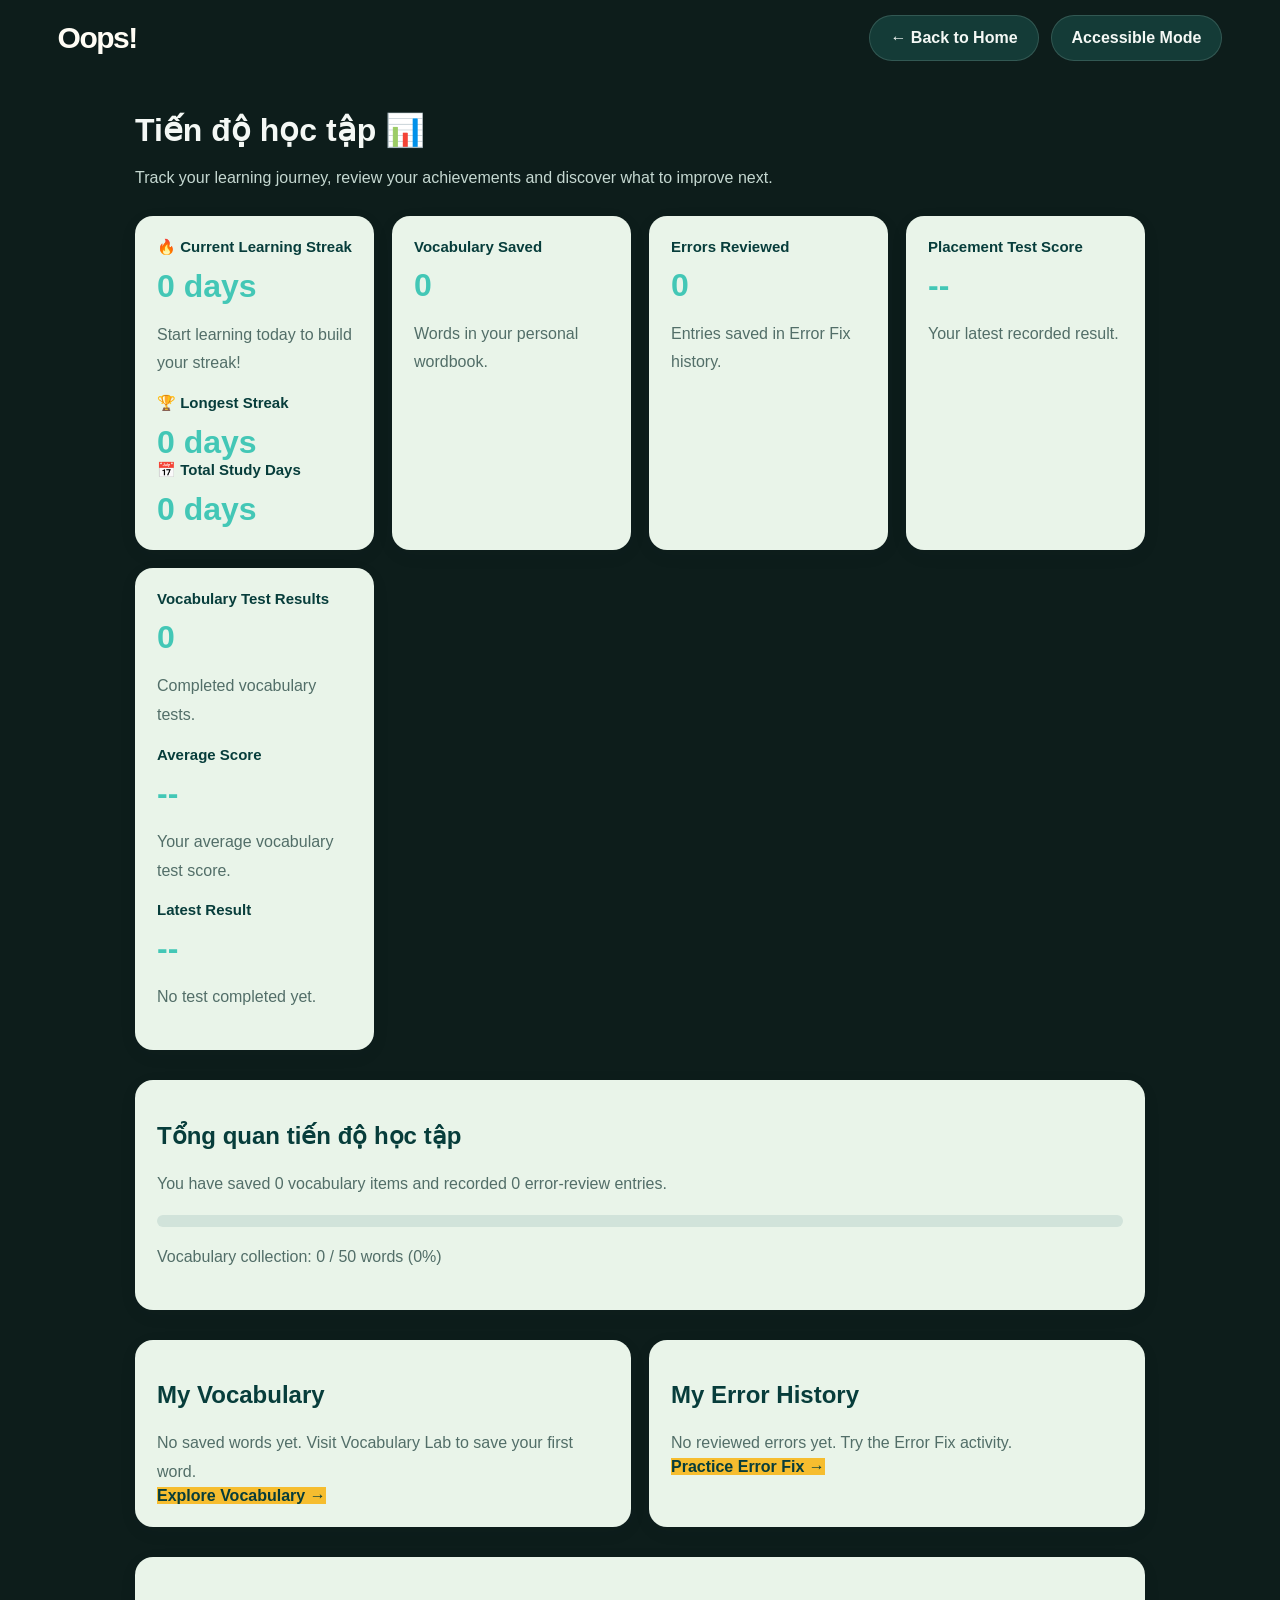
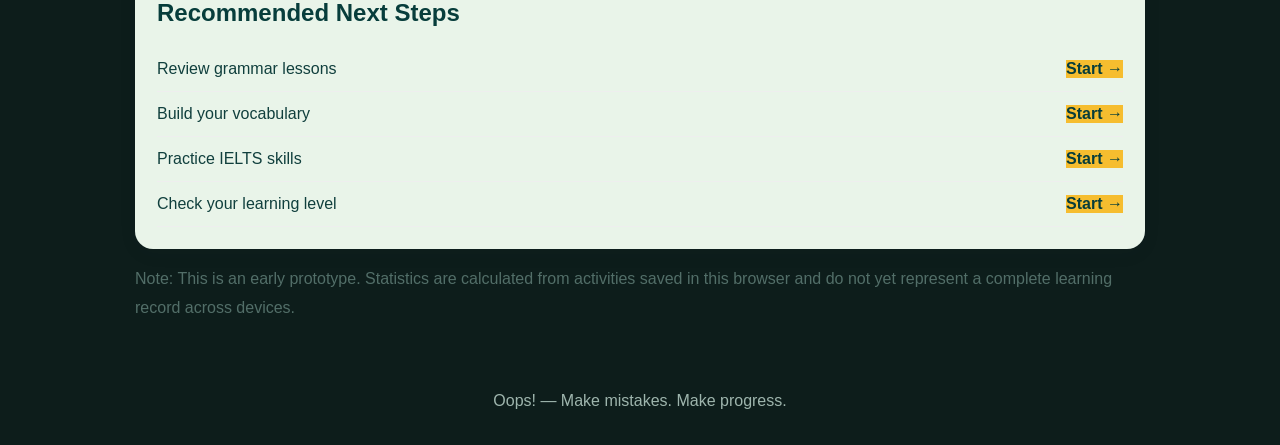
<file: progress.html>
<!DOCTYPE html>
<html lang="en">
<head>
<meta charset="UTF-8">
<meta name="viewport" content="width=device-width, initial-scale=1.0">
<title>Tiến độ | Oops!</title>
<style>
:root {
  --primary:#6957d8;
  --bg:#f6f5ff;
  --card:#ffffff;
  --text:#292744;
  --muted:#77748f;
}
*{box-sizing:border-box}
body{
  margin:0;font-family:Arial,sans-serif;
  background:var(--bg);color:var(--text);
}
header {
  height: 86px;
  background: var(--card);
  padding: 0 6%;
  display: flex;
  align-items: center;
  justify-content: space-between;
  box-shadow: 0 2px 12px #25204410;
}

.logo {
  font-size: 28px;
  font-weight: 800;
  color: var(--primary);
  text-decoration: none;
}

.header-actions {
  display: flex;
  align-items: center;
  gap: 14px;
}

.back-home {
  text-decoration: none;
  color: var(--text);
  background: #f1edff;
  padding: 11px 17px;
  border-radius: 10px;
  font-weight: 700;
}

header button {
  background: #f1edff;
  color: var(--primary);
  border: 0;
  border-radius: 10px;
  padding: 11px 15px;
  font-weight: 700;
  cursor: pointer;
}
button{
  border:0;border-radius:10px;padding:11px 16px;
  background:var(--primary);color:white;font-weight:700;cursor:pointer;
}
main{max-width:1050px;margin:35px auto;padding:0 20px}
h1{font-size:32px;margin-bottom:8px}
.subtitle{color:var(--muted);line-height:1.6}
.grid{
  display:grid;grid-template-columns:repeat(auto-fit,minmax(210px,1fr));
  gap:18px;margin:25px 0;
}
.card{
  background:var(--card);padding:22px;border-radius:18px;
  box-shadow:0 5px 20px #2520440c;
}
.card h3{margin:0 0 12px;font-size:15px;color:var(--muted)}
.number{font-size:32px;font-weight:800;color:var(--primary)}
.section{margin-top:30px}
.progress-track{
  height:12px;background:#e9e7f5;border-radius:20px;overflow:hidden;
  margin:12px 0;
}
.progress-fill{height:100%;background:var(--primary);border-radius:20px}
.info{line-height:1.8;color:var(--muted)}
.item{
  padding:13px 0;border-bottom:1px solid #eee;
  display:flex;justify-content:space-between;gap:12px;
}
  .text-link {
  color: var(--primary);
  font-weight: 600;
  text-decoration: none;
  transition: color 0.2s ease;
}

.text-link:hover {
  text-decoration: underline;
}

.text-link:focus-visible {
  outline: 3px solid orange;
  outline-offset: 3px;
}
.empty{color:var(--muted);padding:12px 0}
footer{text-align:center;color:var(--muted);padding:35px}
body.accessible{background:#fff;color:#000;font-size:18px}
body.accessible .card,body.accessible header{border:2px solid #000;box-shadow:none}
body.accessible a{color:#000;text-decoration:underline}
body.accessible button{background:#000;color:#fff;border:2px solid #000}
button:focus,a:focus{outline:3px solid orange;outline-offset:3px}
  @media (max-width: 650px) {
  header {
    height: auto;
    min-height: 76px;
    padding: 14px 5%;
    gap: 10px;
  }

  .header-actions {
    flex-wrap: wrap;
    gap: 8px;
  }
}
</style>

  <link rel="stylesheet" href="theme-fix.css?v=20261129">
</head>
<body>
<header>
  <a class="logo" href="index.html">Oops!</a>

  <div class="header-actions">
    <a class="back-home" href="index.html">
      ← Back to Home
    </a>

    <button class="mode-button"
      id="modeBtn"
      type="button"
      aria-pressed="false"
    >
      Accessible Mode
    </button>
  </div>
</header>

<main>
  <h1>Tiến độ học tập 📊</h1>
  <p class="subtitle">Track your learning journey, review your achievements and discover what to improve next.</p>

  <section class="grid" aria-label="Learning statistics">
   <div class="card">
  <h3>🔥 Current Learning Streak</h3>
  <div class="number" id="currentStreak">0 days</div>
  <p class="info" id="streakMessage">
    Start learning today to build your streak!
  </p>

  <h3>🏆 Longest Streak</h3>
  <div class="number" id="longestStreak">0 days</div>

  <h3>📅 Total Study Days</h3>
  <div class="number" id="totalStudyDays">0 days</div>
</div>

    <div class="card">
      <h3>Vocabulary Saved</h3>
      <div class="number" id="words">0</div>
      <p class="info">Words in your personal wordbook.</p>
    </div>
    <div class="card">
      <h3>Errors Reviewed</h3>
      <div class="number" id="errors">0</div>
      <p class="info">Entries saved in Error Fix history.</p>
    </div>
    <div class="card">
      <h3>Placement Test Score</h3>
      <div class="number" id="score">--</div>
      <p class="info">Your latest recorded result.</p>
    </div>
    <div class="card">
  <h3>Vocabulary Test Results</h3>
  <div class="number" id="vocabTests">0</div>
  <p class="info">Completed vocabulary tests.</p>

  <h3>Average Score</h3>
  <div class="number" id="vocabAverage">--</div>
  <p class="info">Your average vocabulary test score.</p>

  <h3>Latest Result</h3>
  <div class="number" id="vocabLatest">--</div>
  <p class="info" id="vocabLatestDate">No test completed yet.</p>
</div>
  </section>

  <section class="card section">
    <h2>Tổng quan tiến độ học tập</h2>
    <p class="info" id="overview">Complete activities to begin building your learning record.</p>
    <div class="progress-track" role="progressbar" aria-label="Vocabulary collection progress" aria-valuemin="0" aria-valuemax="100" aria-valuenow="0">
      <div class="progress-fill" id="wordBar" style="width:0%"></div>
    </div>
    <p class="info" id="wordProgress">Vocabulary collection: 0 / 50 words</p>
  </section>

  <section class="grid section">
    <div class="card">
      <h2>My Vocabulary</h2>
      <div id="wordList" class="info">No saved words yet.</div>
      <a class="text-link" href="vocabulary.html">Explore Vocabulary →</a>
    </div>
    <div class="card">
      <h2>My Error History</h2>
      <div id="errorList" class="info">No reviewed errors yet.</div>
      <a class="text-link" href="error-fix.html">Practice Error Fix →</a>
    </div>
  </section>

  <section class="card section">
    <h2>Recommended Next Steps</h2>
    <div class="item"><span>Review grammar lessons</span><a class="text-link" href="grammar.html">Start →</a></div>
    <div class="item"><span>Build your vocabulary</span><a class="text-link" href="vocabulary.html">Start →</a></div>
    <div class="item"><span>Practice IELTS skills</span><a class="text-link" href="ielts.html">Start →</a></div>
    <div class="item"><span>Check your learning level</span><a class="text-link" href="roadmap.html">Start →</a></div>
  </section>

  <p class="info">Note: This is an early prototype. Statistics are calculated from activities saved in this browser and do not yet represent a complete learning record across devices.</p>
</main>

<footer>Oops! — Make mistakes. Make progress.</footer>

 
<script src="tracker.js"></script>
<script src="accessibility.js"></script>
<script src="settings.js"></script>
<script>
// Load saved learning data
const wordbook = JSON.parse(localStorage.getItem("oopsWordbook") || "[]");
const errors = JSON.parse(localStorage.getItem("oopsErrorHistory") || "[]");
const level = localStorage.getItem("oopsEstimatedLevel");
const score = localStorage.getItem("oopsPlacementScore");

// Render Learning Streak
function renderStreak() {
  const tracker = window.OopsTracker;

  if (!tracker) {
    document.getElementById("streakMessage").textContent =
      "Learning tracker could not be loaded.";
    return;
  }

  const data = tracker.getData();

  document.getElementById("currentStreak").textContent =
    data.streak + (data.streak === 1 ? " day" : " days");

  document.getElementById("longestStreak").textContent =
    data.longestStreak + (data.longestStreak === 1 ? " day" : " days");

  document.getElementById("totalStudyDays").textContent =
    data.studyDays + (data.studyDays === 1 ? " day" : " days");

  document.getElementById("streakMessage").textContent =
    data.studiedToday
      ? "Great work! You have studied today. Keep it up!"
      : data.streak > 0
        ? "Your streak is active. Complete an activity today to continue!"
        : "Start learning today to build your streak!";
}

renderStreak();

window.addEventListener("oopsStreakUpdated", renderStreak);
  // Render Vocabulary Test Statistics
function renderVocabularyStats() {
  const tracker = window.OopsTracker;

  if (
    !tracker ||
    typeof tracker.getQuizStats !== "function"
  ) {
    return;
  }

  const stats = tracker.getQuizStats();

  document.getElementById("vocabTests").textContent =
    stats.totalTests;

  document.getElementById("vocabAverage").textContent =
    stats.totalTests > 0
      ? Math.round(stats.averagePercentage) + "%"
      : "--";

  const latest = stats.results.length
    ? stats.results[stats.results.length - 1]
    : null;

  document.getElementById("vocabLatest").textContent =
    latest
      ? latest.score + " / " + latest.total
      : "--";

  document.getElementById("vocabLatestDate").textContent =
    latest && latest.date
      ? "Completed on " + latest.date
      : "No test completed yet.";
}

renderVocabularyStats();

window.addEventListener(
  "oopsQuizUpdated",
  renderVocabularyStats
);

window.addEventListener("storage", function(event) {
  if (event.key === "oopsQuizResults") {
    renderVocabularyStats();
  }
});
window.addEventListener("storage", function(event) {
  if (event.key === "oopsStreakData") {
    renderStreak();
  }
});

// Render statistics
const wordsElement = document.getElementById("words");
const errorsElement = document.getElementById("errors");
const scoreElement = document.getElementById("score");

wordsElement.textContent = wordbook.length;
errorsElement.textContent = errors.length;
scoreElement.textContent = score ? score + " / 12" : "--";

const percent = Math.min(100, Math.round(wordbook.length / 50 * 100));

document.getElementById("wordBar").style.width = percent + "%";
document.querySelector('[role="progressbar"]')
  .setAttribute("aria-valuenow", percent);

document.getElementById("wordProgress").textContent =
  "Vocabulary collection: " + wordbook.length +
  " / 50 words (" + percent + "%)";

document.getElementById("overview").textContent =
  "You have saved " + wordbook.length +
  " vocabulary items and recorded " +
  errors.length + " error-review entries.";

// Render vocabulary list
const wordList = document.getElementById("wordList");

if (wordbook.length) {
  wordList.innerHTML = wordbook.slice(0, 5).map(w =>
    "<div class='item'>" +
    escapeHTML(typeof w === "string" ? w : (w.word || w.term || "Saved word")) +
    "</div>"
  ).join("");
} else {
  wordList.textContent =
    "No saved words yet. Visit Vocabulary Lab to save your first word.";
}

// Render error history
const errorList = document.getElementById("errorList");

if (errors.length) {
  errorList.innerHTML = errors.slice(-5).reverse().map(e =>
    "<div class='item'>" +
    escapeHTML(typeof e === "string" ? e : (e.original || e.sentence || "Reviewed error")) +
    "</div>"
  ).join("");
} else {
  errorList.textContent =
    "No reviewed errors yet. Try the Error Fix activity.";
}

function escapeHTML(value) {
  return String(value).replace(/[&<>"']/g, c => ({
    "&": "&amp;",
    "<": "&lt;",
    ">": "&gt;",
    '"': "&quot;",
    "'": "&#39;"
  }[c]));
}
</script>
</body>
</html>
</file>
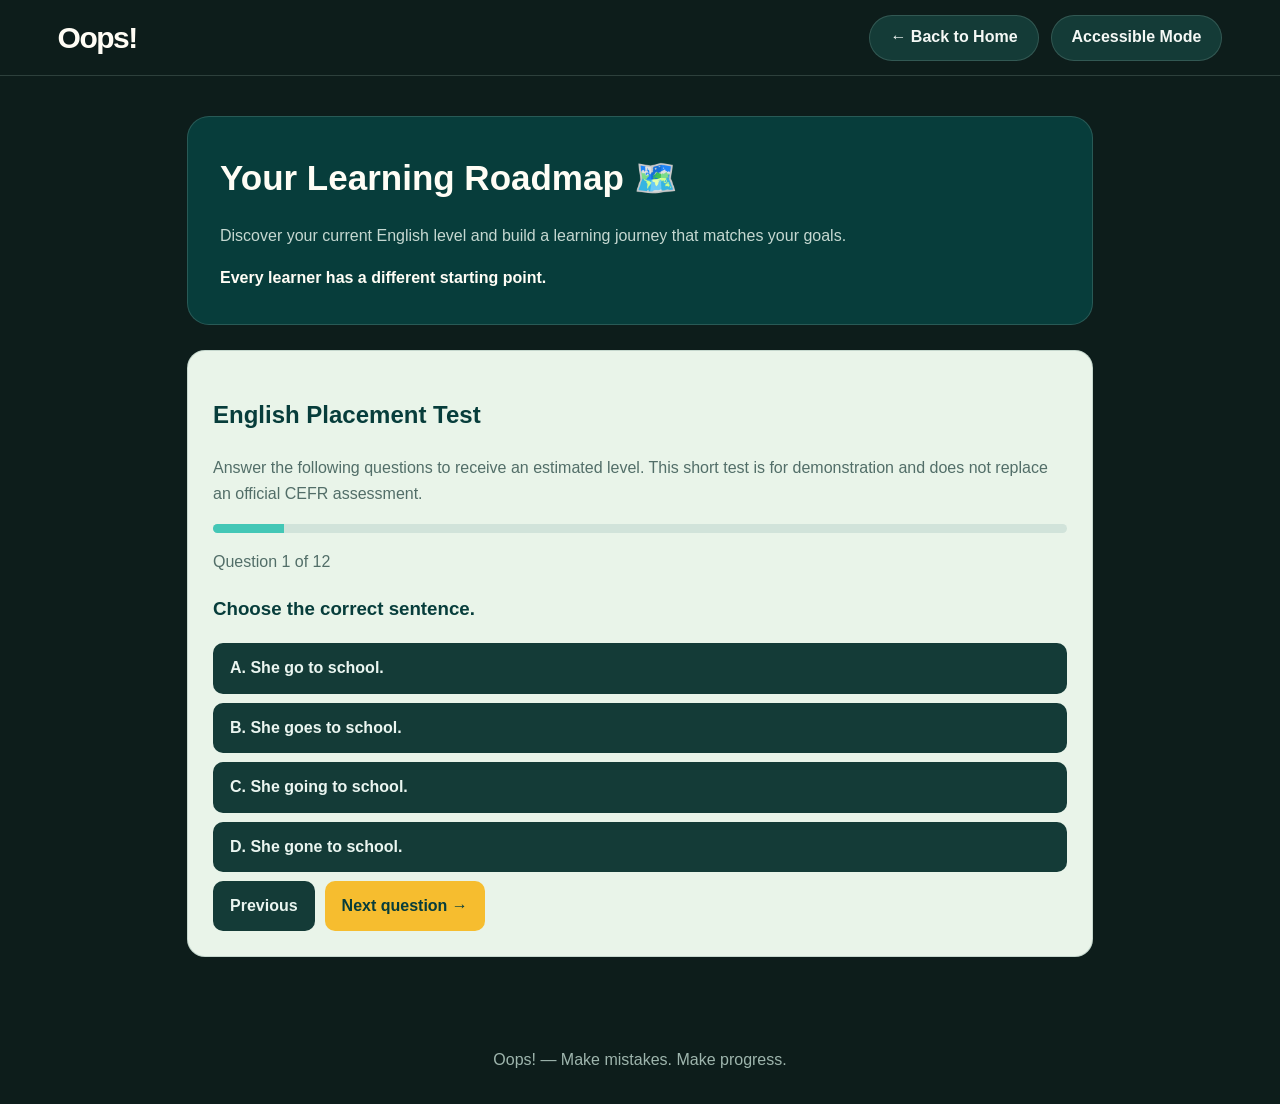
<file: roadmap.html>
<!DOCTYPE html>
<html lang="en">
<head>
<meta charset="UTF-8">
<meta name="viewport" content="width=device-width, initial-scale=1.0">
<title>Learning Roadmap | Oops!</title>
<style>
:root{--primary:#6957e8;--bg:#f7f7fc;--text:#26243a;--card:#fff;--muted:#77778d}
*{box-sizing:border-box}
body{margin:0;font-family:Arial,sans-serif;background:var(--bg);color:var(--text);line-height:1.65}
header {
  height: 86px;
  padding: 0 6%;
  display: flex;
  justify-content: space-between;
  align-items: center;
  background: var(--card);
  border-bottom: 1px solid #eee;
}

.header-actions {
  display: flex;
  align-items: center;
  gap: 14px;
}

.back-home {
  text-decoration: none;
  color: var(--text);
  background: #f1edff;
  padding: 11px 17px;
  border-radius: 10px;
  font-weight: 700;
}

.mode-button {
  background: #f1edff;
  color: var(--primary);
  white-space: nowrap;
}
.logo{font-size:26px;font-weight:800;color:var(--primary);text-decoration:none}
button{font:inherit;border:0;border-radius:10px;padding:12px 17px;cursor:pointer;font-weight:bold}
.primary{background:var(--primary);color:white}
.secondary{background:#eeeaff;color:var(--primary)}
main{max-width:950px;margin:auto;padding:40px 22px}
.hero{padding:32px;background:linear-gradient(120deg,#eeeaff,#fff0f6);border-radius:22px;margin-bottom:25px}
.hero h1{font-size:35px;margin:0}
.hero p{color:var(--muted)}
.panel{background:var(--card);padding:25px;border-radius:18px;margin:20px 0;border:1px solid #eee}
.question{padding:18px 0;border-bottom:1px solid #eee}
.option{display:block;width:100%;text-align:left;background:#f2efff;color:#29243c;margin:9px 0}
.option.selected{background:var(--primary);color:white}
.progress{height:9px;background:#eee;border-radius:10px;overflow:hidden;margin:15px 0}
.bar{height:100%;width:0;background:var(--primary);transition:width .2s}
#result{display:none}
.levels{display:grid;grid-template-columns:repeat(3,1fr);gap:12px}
.level-card{padding:18px;border-radius:14px;background:#f2efff}
.level-card strong{color:var(--primary)}
body.accessible{--bg:#000;--text:#fff;--card:#111;--muted:#eee;--primary:#ffeb3b}
body.accessible .hero{background:#171717}
body.accessible .option,body.accessible .level-card{background:#333;color:white}
body.accessible .option.selected{background:#ffeb3b;color:black}
:focus-visible{outline:3px solid #ff9800;outline-offset:4px}
footer{text-align:center;padding:30px;color:var(--muted)}
@media(max-width:650px) {
  .levels {
    grid-template-columns: 1fr;
  }

  .hero h1 {
    font-size: 29px;
  }

  header {
    height: auto;
    min-height: 76px;
    padding: 14px 5%;
    gap: 10px;
  }

  .header-actions {
    flex-wrap: wrap;
    gap: 8px;
  }
}
</style>

  <link rel="stylesheet" href="theme-fix.css?v=20261129">
</head>
<body>
<header>
  <a class="logo" href="index.html">Oops!</a>

  <div class="header-actions">
    <a class="back-home" href="index.html">← Back to Home</a>

    <button class="mode-button" id="modeBtn" type="button" aria-pressed="false">
      Accessible Mode
    </button>
  </div>
</header>

<main>
<section class="hero">
<h1>Your Learning Roadmap 🗺️</h1>
<p>Discover your current English level and build a learning journey that matches your goals.</p>
<strong>Every learner has a different starting point.</strong>
</section>

<section class="panel">
<h2>English Placement Test</h2>
<p>Answer the following questions to receive an estimated level. This short test is for demonstration and does not replace an official CEFR assessment.</p>
<div class="progress"><div class="bar" id="bar"></div></div>
<p id="counter">Question 1 of 12</p>
<div id="quiz"></div>
<div style="display:flex;gap:10px;flex-wrap:wrap">
<button class="secondary" id="back">Previous</button>
<button class="primary" id="next">Next question →</button>
</div>
</section>

<section class="panel" id="result">
<h2>Your estimated level</h2>
<h1 id="levelResult"></h1>
<p id="description"></p>
<h3>Suggested learning roadmap</h3>
<div class="levels" id="roadmap"></div>
<button class="primary" id="retake" style="margin-top:20px">Retake test</button>
</section>
</main>

<footer>Oops! — Make mistakes. Make progress.</footer>

<script>
const questions=[
{q:"Choose the correct sentence.",options:["She go to school.","She goes to school.","She going to school.","She gone to school."],a:1},
{q:"What is the past form of 'buy'?",options:["Buyed","Bought","Buying","Buys"],a:1},
{q:"I have lived here _____ 2020.",options:["for","since","during","from"],a:1},
{q:"If I _____ more time, I would learn another language.",options:["have","had","will have","having"],a:1},
{q:"Choose the correct relative pronoun: The woman _____ lives next door is a doctor.",options:["which","who","where","whose"],a:1},
{q:"The report _____ by the research team last week.",options:["prepared","was prepared","has prepare","is preparing"],a:1},
{q:"Choose the closest meaning of 'significant'.",options:["Unimportant","Considerable","Ordinary","Temporary"],a:1},
{q:"Hardly _____ the meeting started when the lights went out.",options:["had","has","did","was"],a:0},
{q:"The proposal is worth _____ carefully.",options:["consider","considered","considering","to consider"],a:2},
{q:"Choose the grammatically correct sentence.",options:["Despite of the rain, we went out.","Despite the rain, we went out.","Although the rain, we went out.","In spite the rain, we went out."],a:1},
{q:"The findings are _____ with the original hypothesis.",options:["consistent","consistency","consistently","consisted"],a:0},
{q:"The committee recommended that the proposal _____ revised.",options:["is","was","be","being"],a:2}
];

const levels=["A1","A2","B1","B2","C1","C2"];
let answers=Array(questions.length).fill(null);
let current=0;

function render(){
 const q=questions[current];
 document.getElementById("counter").textContent="Question "+(current+1)+" of "+questions.length;
 document.getElementById("bar").style.width=((current+1)/questions.length*100)+"%";
 const container=document.getElementById("quiz");
 container.innerHTML="";
 const title=document.createElement("h3");
 title.textContent=q.q;
 container.append(title);
 q.options.forEach((option,index)=>{
  const button=document.createElement("button");
  button.className="option"+(answers[current]===index?" selected":"");
  button.textContent=String.fromCharCode(65+index)+". "+option;
  button.setAttribute("aria-pressed",String(answers[current]===index));
  button.addEventListener("click",()=>{
   answers[current]=index;
   render();
  });
  container.append(button);
 });
 document.getElementById("back").disabled=current===0;
 document.getElementById("next").textContent=current===questions.length-1?"See my result":"Next question →";
}

function showResult(){
 const score=answers.reduce((total,answer,index)=>total+(answer===questions[index].a?1:0),0);
 const percent=score/questions.length;
 const level=percent<.25?"A1":percent<.42?"A2":percent<.59?"B1":percent<.75?"B2":percent<.92?"C1":"C2";
 document.getElementById("levelResult").textContent=level;
 document.getElementById("description").textContent=
 "You answered "+score+" out of "+questions.length+" questions correctly. This is an initial estimate based on this short sample test.";
 const index=levels.indexOf(level);
 const roadmap=document.getElementById("roadmap");
 roadmap.innerHTML="";
 levels.forEach((item,i)=>{
  const card=document.createElement("div");
  card.className="level-card";
  const strong=document.createElement("strong");
  strong.textContent=item;
  const p=document.createElement("p");
  p.textContent=i<index?"Review previous foundations":i===index?"Your suggested starting point":"Future learning goal";
  card.append(strong,p);
  roadmap.append(card);
 });
 document.getElementById("result").style.display="block";
 document.getElementById("result").scrollIntoView({behavior:"smooth"});
 localStorage.setItem("oopsEstimatedLevel",level);
 localStorage.setItem("oopsPlacementScore",score);
}

document.getElementById("back").addEventListener("click",()=>{
 if(current>0){current--;render();}
});
document.getElementById("next").addEventListener("click",()=>{
 if(answers[current]===null){
  alert("Please select an answer before continuing.");
  return;
 }
 if(current<questions.length-1){current++;render();}
 else{showResult();}
});
document.getElementById("retake").addEventListener("click",()=>{
 answers=Array(questions.length).fill(null);
 current=0;
 document.getElementById("result").style.display="none";
 render();
 window.scrollTo({top:0,behavior:"smooth"});
});

render();
</script>

<script src="accessibility.js"></script>
<script src="settings.js"></script>
</body>
</html>
</file>
<file: theme-fix.css>
/* Oops! — fixed single-theme system, matched to the original Home design */
:root {
  --oops-bg: #0d1d1b;
  --oops-header: #0d1d1b;
  --oops-deep: #073d3b;
  --oops-mint: #43c7b6;
  --oops-yellow: #f6bd2f;
  --oops-card: #e9f4e9;
  --oops-white: #fffdf5;
  --oops-ink: #103f3d;
  --oops-text: #f4f8f5;
  --oops-muted: #b9cbc5;
  --oops-line: rgba(190, 220, 210, .18);
  --primary: var(--oops-mint);
  --primary-dark: var(--oops-deep);
  --bg: var(--oops-bg);
  --text: var(--oops-text);
  --card: var(--oops-card);
  --muted: var(--oops-muted);
  --line: var(--oops-line);
  --soft: #143b37;
  --gold: var(--oops-yellow);
}

/* Normal mode: keep the original deep-teal Oops! appearance on every page. */
body:not(.accessible) {
  background: var(--oops-bg) !important;
  color: var(--oops-text) !important;
  font-family: "Be Vietnam Pro", Arial, sans-serif !important;
}
body:not(.accessible) header,
body:not(.accessible) .site-header {
  background: var(--oops-header) !important;
  color: var(--oops-text) !important;
  border-color: var(--oops-line) !important;
  box-shadow: none;
}
body:not(.accessible) .logo { color: var(--oops-white) !important; }
body:not(.accessible) .logo span { color: var(--oops-mint) !important; }
body:not(.accessible) .main-nav a,
body:not(.accessible) header a,
body:not(.accessible) .nav-link {
  color: #c4d2cd !important;
}
body:not(.accessible) .main-nav a:hover,
body:not(.accessible) .main-nav a.active,
body:not(.accessible) .nav-link:hover,
body:not(.accessible) .nav-link.active {
  color: var(--oops-white) !important;
}
body:not(.accessible) .nav-link::after { background: var(--oops-mint) !important; }

/* Hero areas use the same deep teal block as the original Home page. */
body:not(.accessible) .hero,
body:not(.accessible) .intro,
body:not(.accessible) .page-hero {
  background: var(--oops-deep) !important;
  color: var(--oops-white) !important;
  border: 1px solid var(--oops-line) !important;
}
body:not(.accessible) .hero h1,
body:not(.accessible) .hero h2,
body:not(.accessible) .intro h1,
body:not(.accessible) .intro h2,
body:not(.accessible) .page-hero h1 {
  color: var(--oops-white) !important;
}
body:not(.accessible) .hero p,
body:not(.accessible) .intro p,
body:not(.accessible) .page-hero p,
body:not(.accessible) .subtitle,
body:not(.accessible) .muted {
  color: #c5d8d1 !important;
}

/* Learning cards and content panels retain the pale-green card treatment. */
body:not(.accessible) .card,
body:not(.accessible) .panel,
body:not(.accessible) .practice,
body:not(.accessible) .profile-card,
body:not(.accessible) .settings-card,
body:not(.accessible) .dictionary-shell,
body:not(.accessible) .lesson,
body:not(.accessible) .content-card,
body:not(.accessible) .quiz,
body:not(.accessible) .sidebar-card,
body:not(.accessible) .learning-card,
body:not(.accessible) .stat,
body:not(.accessible) .level-card {
  background: var(--oops-card) !important;
  color: var(--oops-ink) !important;
  border-color: rgba(7, 61, 59, .16) !important;
}
body:not(.accessible) .card h1,
body:not(.accessible) .card h2,
body:not(.accessible) .card h3,
body:not(.accessible) .panel h1,
body:not(.accessible) .panel h2,
body:not(.accessible) .panel h3,
body:not(.accessible) .lesson h1,
body:not(.accessible) .lesson h2,
body:not(.accessible) .lesson h3,
body:not(.accessible) .stat strong,
body:not(.accessible) .level-card strong {
  color: var(--oops-deep) !important;
}
body:not(.accessible) .card p,
body:not(.accessible) .panel p,
body:not(.accessible) .lesson p,
body:not(.accessible) .sidebar-card p,
body:not(.accessible) .info,
body:not(.accessible) .lesson-desc {
  color: #526e68 !important;
}

/* Buttons: yellow primary action, mint accents, dark secondary controls. */
body:not(.accessible) button.primary,
body:not(.accessible) .primary,
body:not(.accessible) .card a,
body:not(.accessible) .hero .cta,
body:not(.accessible) a.button {
  background: var(--oops-yellow) !important;
  color: var(--oops-deep) !important;
  border-color: var(--oops-yellow) !important;
}
body:not(.accessible) button.secondary,
body:not(.accessible) .secondary,
body:not(.accessible) .back-home,
body:not(.accessible) .main-tab,
body:not(.accessible) .level-btn,
body:not(.accessible) .topic-btn,
body:not(.accessible) .study-tab,
body:not(.accessible) .stage-btn,
body:not(.accessible) .option,
body:not(.accessible) .dictionary-mode,
body:not(.accessible) .level-card {
  background: #143b37 !important;
  color: #eaf5f0 !important;
  border-color: var(--oops-line) !important;
}
body:not(.accessible) .main-tab.active,
body:not(.accessible) .level-btn.active,
body:not(.accessible) .study-tab.active,
body:not(.accessible) .stage-btn.active,
body:not(.accessible) .option.selected,
body:not(.accessible) .dictionary-mode-btn.active {
  background: var(--oops-mint) !important;
  color: var(--oops-deep) !important;
  border-color: var(--oops-mint) !important;
}
body:not(.accessible) .tool-button,
body:not(.accessible) .account-trigger,
body:not(.accessible) .language-button {
  background: #172a27 !important;
  color: var(--oops-white) !important;
  border-color: var(--oops-line) !important;
}
body:not(.accessible) .account-trigger .avatar,
body:not(.accessible) .avatar {
  background: var(--oops-deep) !important;
  color: var(--oops-white) !important;
  border-color: var(--oops-mint) !important;
}

/* Form controls and progress indicators. */
body:not(.accessible) input,
body:not(.accessible) textarea,
body:not(.accessible) select {
  background: #f8fbf7 !important;
  color: var(--oops-ink) !important;
  border-color: #9ab8ad !important;
}
body:not(.accessible) .progress,
body:not(.accessible) .progress-track {
  background: #d1e3da !important;
}
body:not(.accessible) .bar,
body:not(.accessible) .progress-fill {
  background: var(--oops-mint) !important;
}
body:not(.accessible) a { color: var(--oops-mint); }
body:not(.accessible) .card a,
body:not(.accessible) .lesson-link,
body:not(.accessible) .text-link { color: var(--oops-deep) !important; }
body:not(.accessible) footer {
  color: #9eb5ad !important;
  border-color: var(--oops-line) !important;
}
body:not(.accessible) :focus-visible {
  outline: 3px solid var(--oops-yellow) !important;
  outline-offset: 3px !important;
}

/* Accessible Mode deliberately keeps its own high-contrast rules. */
body.accessible {
  --bg: #000 !important;
  --text: #fff !important;
  --card: #111 !important;
  --muted: #eee !important;
  color: #fff !important;
  background: #000 !important;
}
body.accessible header,
body.accessible .site-header,
body.accessible .hero,
body.accessible .intro,
body.accessible .card,
body.accessible .panel,
body.accessible .lesson,
body.accessible .content-card,
body.accessible .quiz {
  background: #111 !important;
  color: #fff !important;
  border: 2px solid #fff !important;
}
body.accessible a,
body.accessible button { text-decoration-thickness: 2px; }
body.accessible :focus-visible {
  outline: 4px solid #ffeb3b !important;
  outline-offset: 4px !important;
}


/* Shared page chrome: consistent logo, Back link and Accessible Mode control. */
body:not(.accessible) header:not(.site-header) {
  min-height: 76px !important;
  height: auto !important;
  padding: 12px clamp(20px, 4.5vw, 76px) !important;
  display: flex !important;
  align-items: center !important;
  justify-content: space-between !important;
  gap: 18px !important;
}
body:not(.accessible) header:not(.site-header) .logo {
  margin-right: auto !important;
  color: var(--oops-white) !important;
  font-size: 30px !important;
  font-weight: 900 !important;
  letter-spacing: -1.5px !important;
}
body:not(.accessible) .header-actions {
  display: flex !important;
  align-items: center !important;
  justify-content: flex-end !important;
  gap: 12px !important;
  margin-left: auto !important;
}
body:not(.accessible) header:not(.site-header) > a:not(.logo) {
  margin-left: auto !important;
}
body:not(.accessible) .back-home,
body:not(.accessible) .mode-button,
body:not(.accessible) header:not(.site-header) > button,
body:not(.accessible) .header-actions button {
  min-height: 46px !important;
  display: inline-flex !important;
  align-items: center !important;
  justify-content: center !important;
  padding: 0 20px !important;
  border-radius: 999px !important;
  background: #143b37 !important;
  color: #f4f8f5 !important;
  border: 1px solid var(--oops-line) !important;
  font: inherit !important;
  font-weight: 700 !important;
  text-decoration: none !important;
  white-space: nowrap !important;
  box-shadow: none !important;
}
body:not(.accessible) .back-home:hover,
body:not(.accessible) .mode-button:hover,
body:not(.accessible) header button:hover {
  background: var(--oops-mint) !important;
  color: var(--oops-deep) !important;
  border-color: var(--oops-mint) !important;
}

/* Vocabulary browser: the learning area is a rounded surface, not a square white slab. */
body:not(.accessible) #learnPanel,
body:not(.accessible) #dictionaryPanel,
body:not(.accessible) #wordbookPanel {
  padding: clamp(22px, 3vw, 34px) !important;
  border-radius: 24px !important;
  background: var(--oops-card) !important;
  color: var(--oops-ink) !important;
  border: 1px solid rgba(7, 61, 59, .16) !important;
  box-shadow: 0 12px 32px rgba(0,0,0,.10) !important;
}
body:not(.accessible) .topic-btn,
body:not(.accessible) .level-btn,
body:not(.accessible) .main-tab,
body:not(.accessible) .study-tab {
  border-radius: 14px !important;
}
body:not(.accessible) .topic-btn {
  min-height: 96px !important;
  padding: 18px !important;
  text-align: left !important;
}
body:not(.accessible) .level-btn {
  min-height: 48px !important;
  padding: 0 19px !important;
  border-radius: 13px !important;
}
body:not(.accessible) .main-tab {
  border-radius: 15px !important;
}
body:not(.accessible) .flashcard,
body:not(.accessible) .learn-quiz-card,
body:not(.accessible) .dictionary-shell,
body:not(.accessible) .note {
  border-radius: 22px !important;
}

/* Grammar browser follows the same level -> topic -> lesson flow as Vocabulary. */
body:not(.accessible) .grammar-browser {
  margin-top: 30px !important;
  padding: clamp(22px, 3vw, 34px) !important;
  border-radius: 24px !important;
  background: var(--oops-card) !important;
  color: var(--oops-ink) !important;
  border: 1px solid rgba(7,61,59,.16) !important;
  box-shadow: 0 12px 32px rgba(0,0,0,.10) !important;
}
body:not(.accessible) .browser-heading h2,
body:not(.accessible) .browser-step,
body:not(.accessible) .grammar-topic strong {
  color: var(--oops-deep) !important;
}
body:not(.accessible) .browser-heading p,
body:not(.accessible) #grammarResultSummary,
body:not(.accessible) .grammar-topic span {
  color: #526e68 !important;
}
body:not(.accessible) .grammar-levels {
  display: flex !important;
  flex-wrap: wrap !important;
  gap: 10px !important;
  margin: 18px 0 28px !important;
}
body:not(.accessible) .grammar-level,
body:not(.accessible) .grammar-all-topics {
  min-height: 48px !important;
  padding: 0 19px !important;
  border-radius: 13px !important;
  background: #143b37 !important;
  color: #eaf5f0 !important;
  border: 1px solid var(--oops-line) !important;
  font-weight: 750 !important;
}
body:not(.accessible) .grammar-level.active,
body:not(.accessible) .grammar-all-topics.active {
  background: var(--oops-mint) !important;
  color: var(--oops-deep) !important;
  border-color: var(--oops-mint) !important;
}
body:not(.accessible) .browser-step-row {
  display: flex !important;
  align-items: center !important;
  justify-content: space-between !important;
  gap: 14px !important;
  flex-wrap: wrap !important;
  margin: 22px 0 12px !important;
}
body:not(.accessible) .grammar-topics {
  display: grid !important;
  grid-template-columns: repeat(3, minmax(0,1fr)) !important;
  gap: 14px !important;
  margin: 14px 0 28px !important;
}
body:not(.accessible) .grammar-topic {
  min-height: 92px !important;
  padding: 17px 19px !important;
  border-radius: 16px !important;
  background: #143b37 !important;
  color: #f4f8f5 !important;
  border: 1px solid var(--oops-line) !important;
  text-align: left !important;
}
body:not(.accessible) .grammar-topic strong,
body:not(.accessible) .grammar-topic span {
  display: block !important;
}
body:not(.accessible) .grammar-topic strong {
  color: #f4f8f5 !important;
  font-size: 15px !important;
}
body:not(.accessible) .grammar-topic span {
  margin-top: 5px !important;
  color: #b9cbc5 !important;
  font-size: 12px !important;
}
body:not(.accessible) .grammar-topic.active,
body:not(.accessible) .grammar-topic:hover {
  background: var(--oops-mint) !important;
  border-color: var(--oops-mint) !important;
}
body:not(.accessible) .grammar-topic.active strong,
body:not(.accessible) .grammar-topic:hover strong {
  color: var(--oops-deep) !important;
}
body:not(.accessible) .grammar-topic.active span,
body:not(.accessible) .grammar-topic:hover span {
  color: #174b46 !important;
}
body:not(.accessible) .grammar-browser .lesson-grid {
  margin-top: 14px !important;
}
body:not(.accessible) .grammar-browser .lesson {
  border-radius: 20px !important;
  padding: 22px !important;
}

/* Keep Accessible Mode high-contrast while retaining the same rounded geometry. */
body.accessible #learnPanel,
body.accessible #dictionaryPanel,
body.accessible #wordbookPanel,
body.accessible .grammar-browser {
  background: #101010 !important;
  color: #fff !important;
  border: 2px solid #fff !important;
  border-radius: 22px !important;
  padding: 22px !important;
  box-shadow: none !important;
}
body.accessible .grammar-level,
body.accessible .grammar-all-topics,
body.accessible .grammar-topic,
body.accessible .back-home,
body.accessible .mode-button {
  border-radius: 13px !important;
  border: 2px solid #fff !important;
}
body.accessible .grammar-topic strong,
body.accessible .grammar-topic span,
body.accessible .browser-heading h2,
body.accessible .browser-step,
body.accessible #grammarResultSummary {
  color: #fff !important;
}
@media (max-width: 760px) {
  body:not(.accessible) .grammar-topics { grid-template-columns: repeat(2,minmax(0,1fr)) !important; }
  body:not(.accessible) header:not(.site-header) { flex-wrap: wrap !important; }
  body:not(.accessible) .header-actions { flex-wrap: wrap !important; }
}
@media (max-width: 480px) {
  body:not(.accessible) .grammar-topics { grid-template-columns: 1fr !important; }
  body:not(.accessible) .back-home,
  body:not(.accessible) .mode-button,
  body:not(.accessible) header:not(.site-header) > button { padding: 0 14px !important; font-size: 12px !important; }
}
</file>
